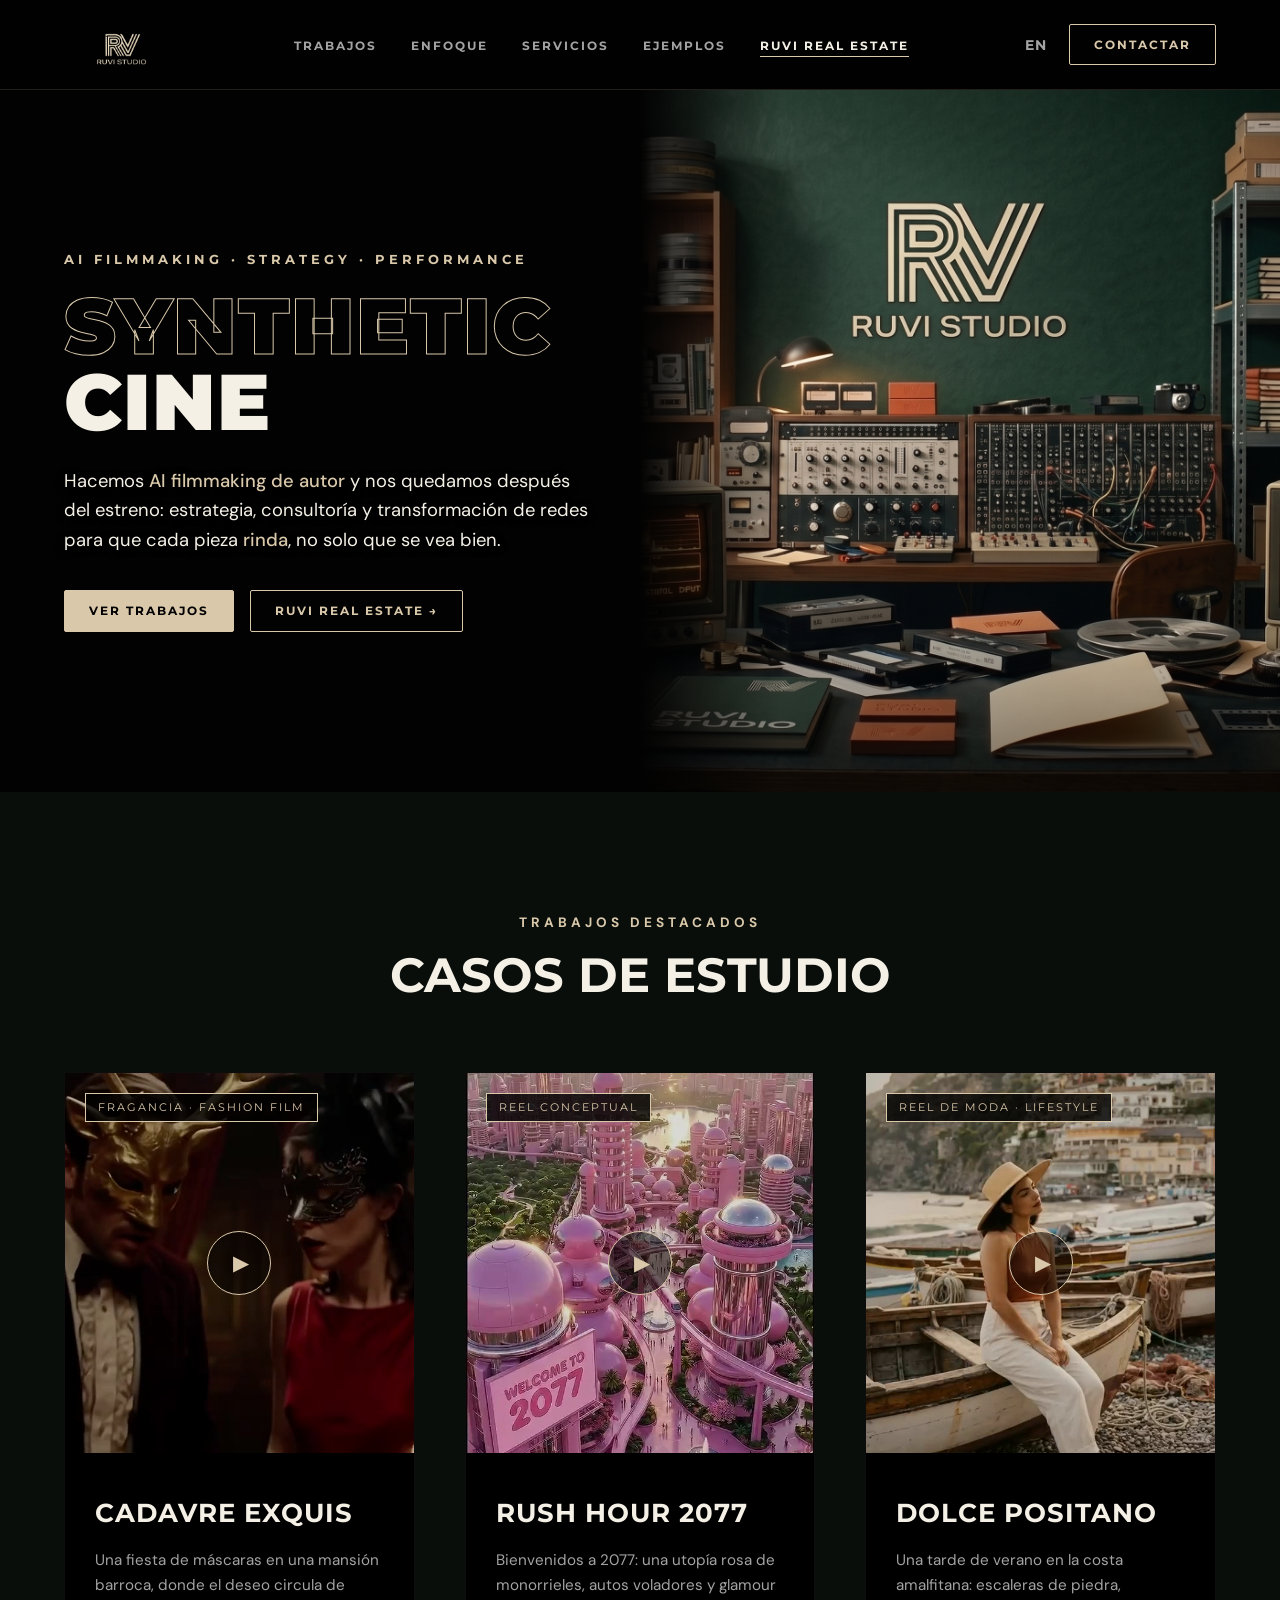
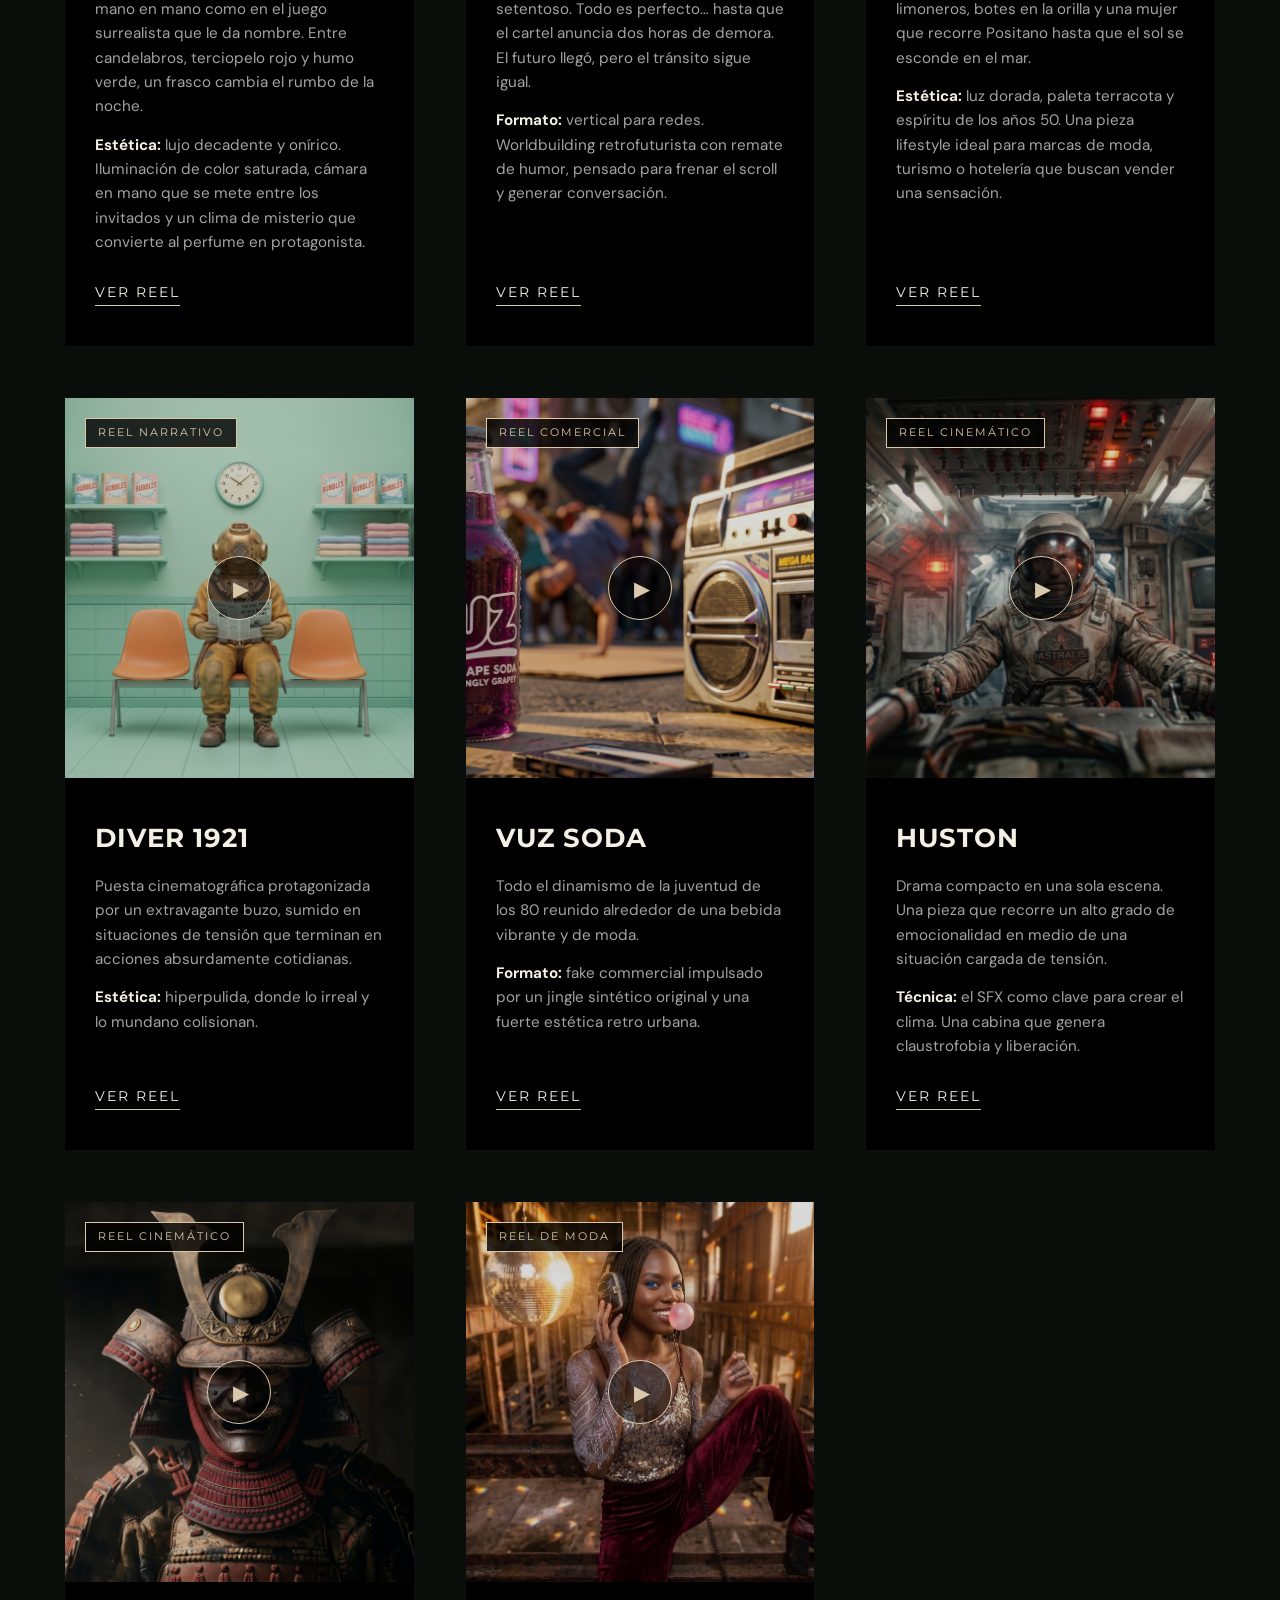
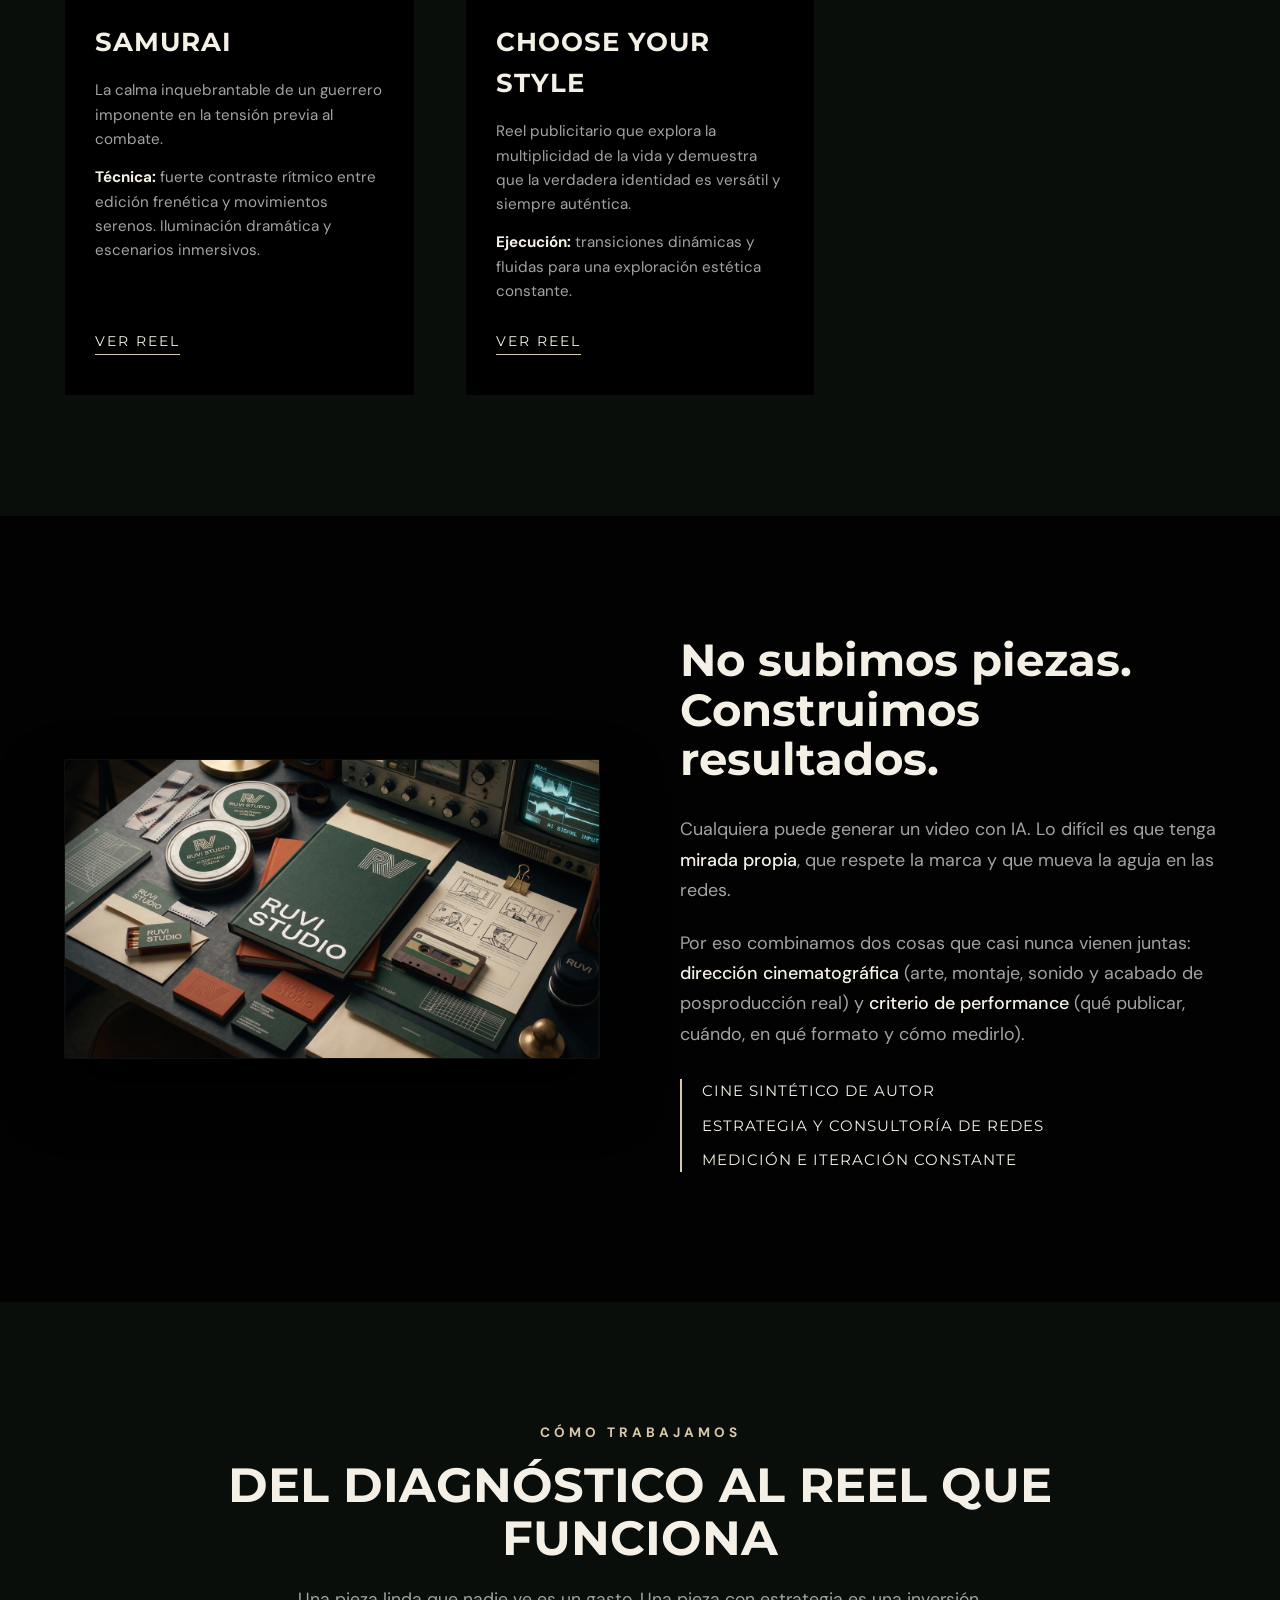
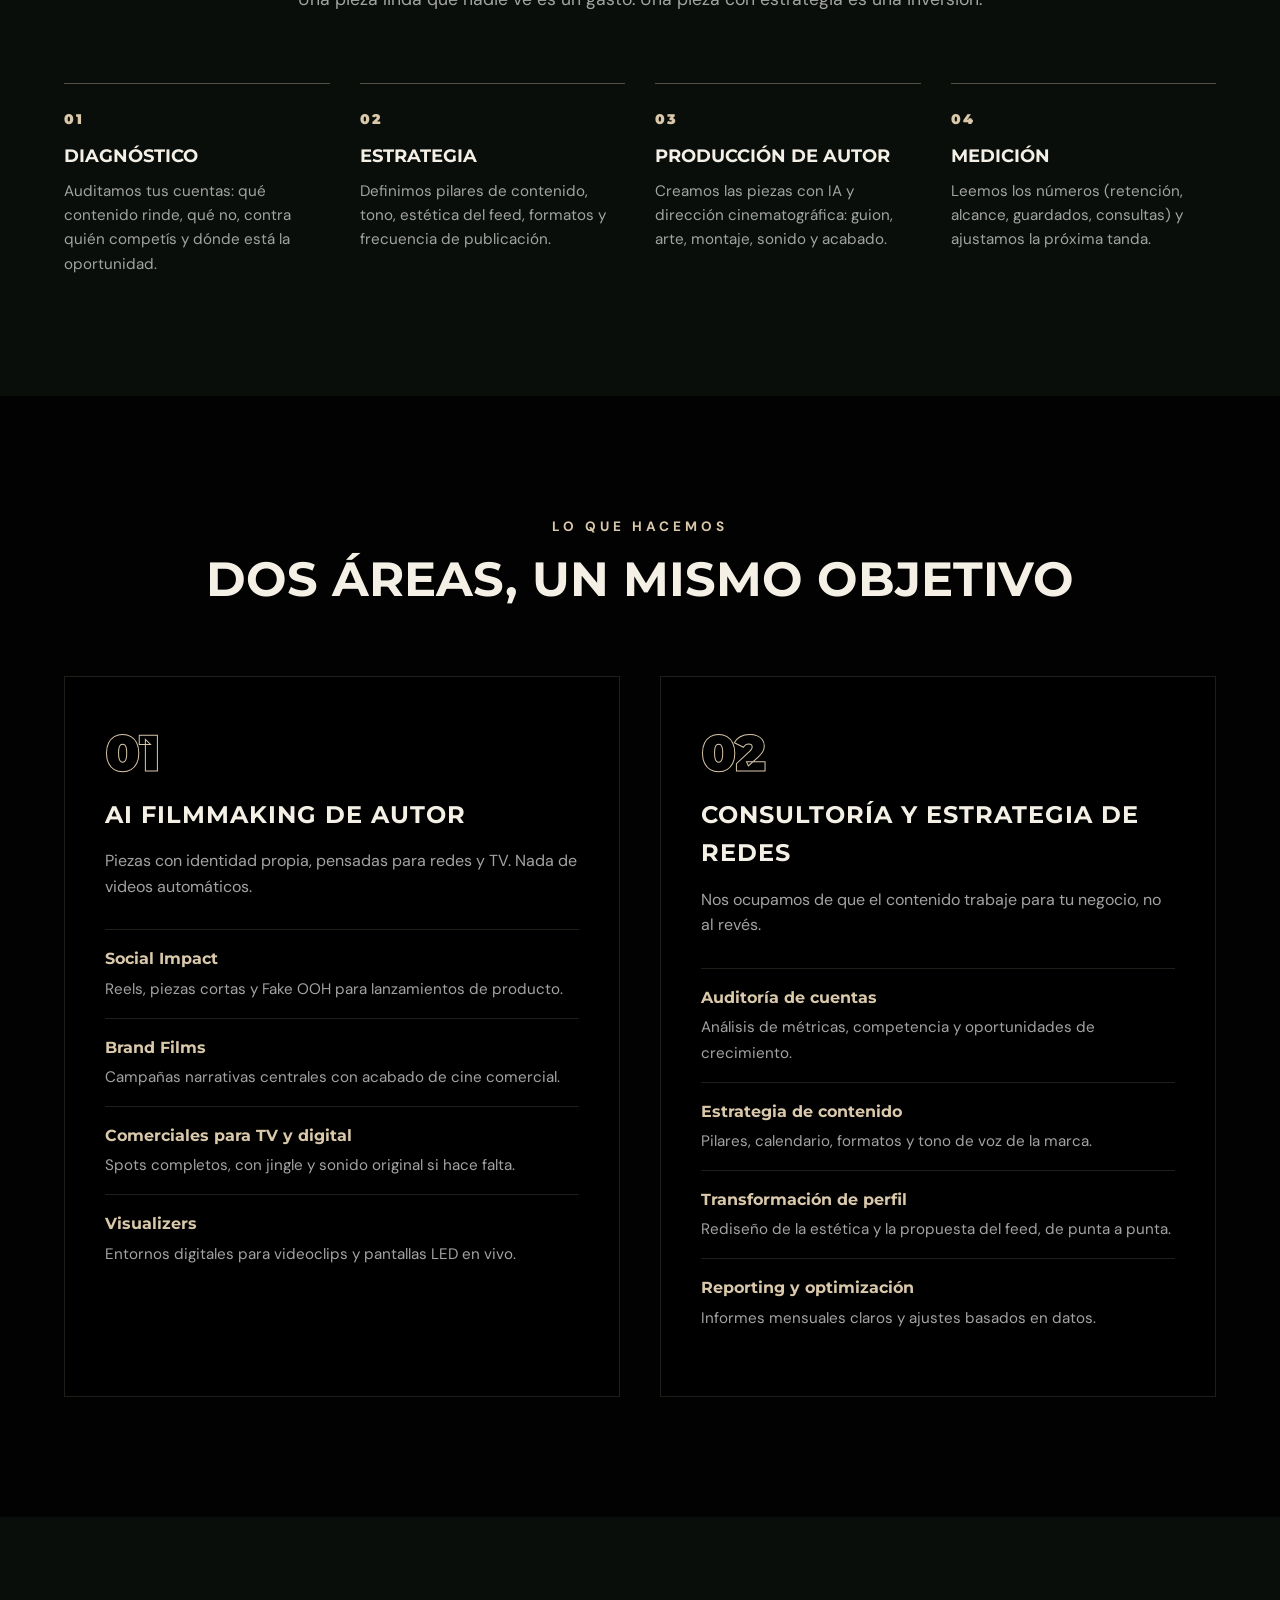
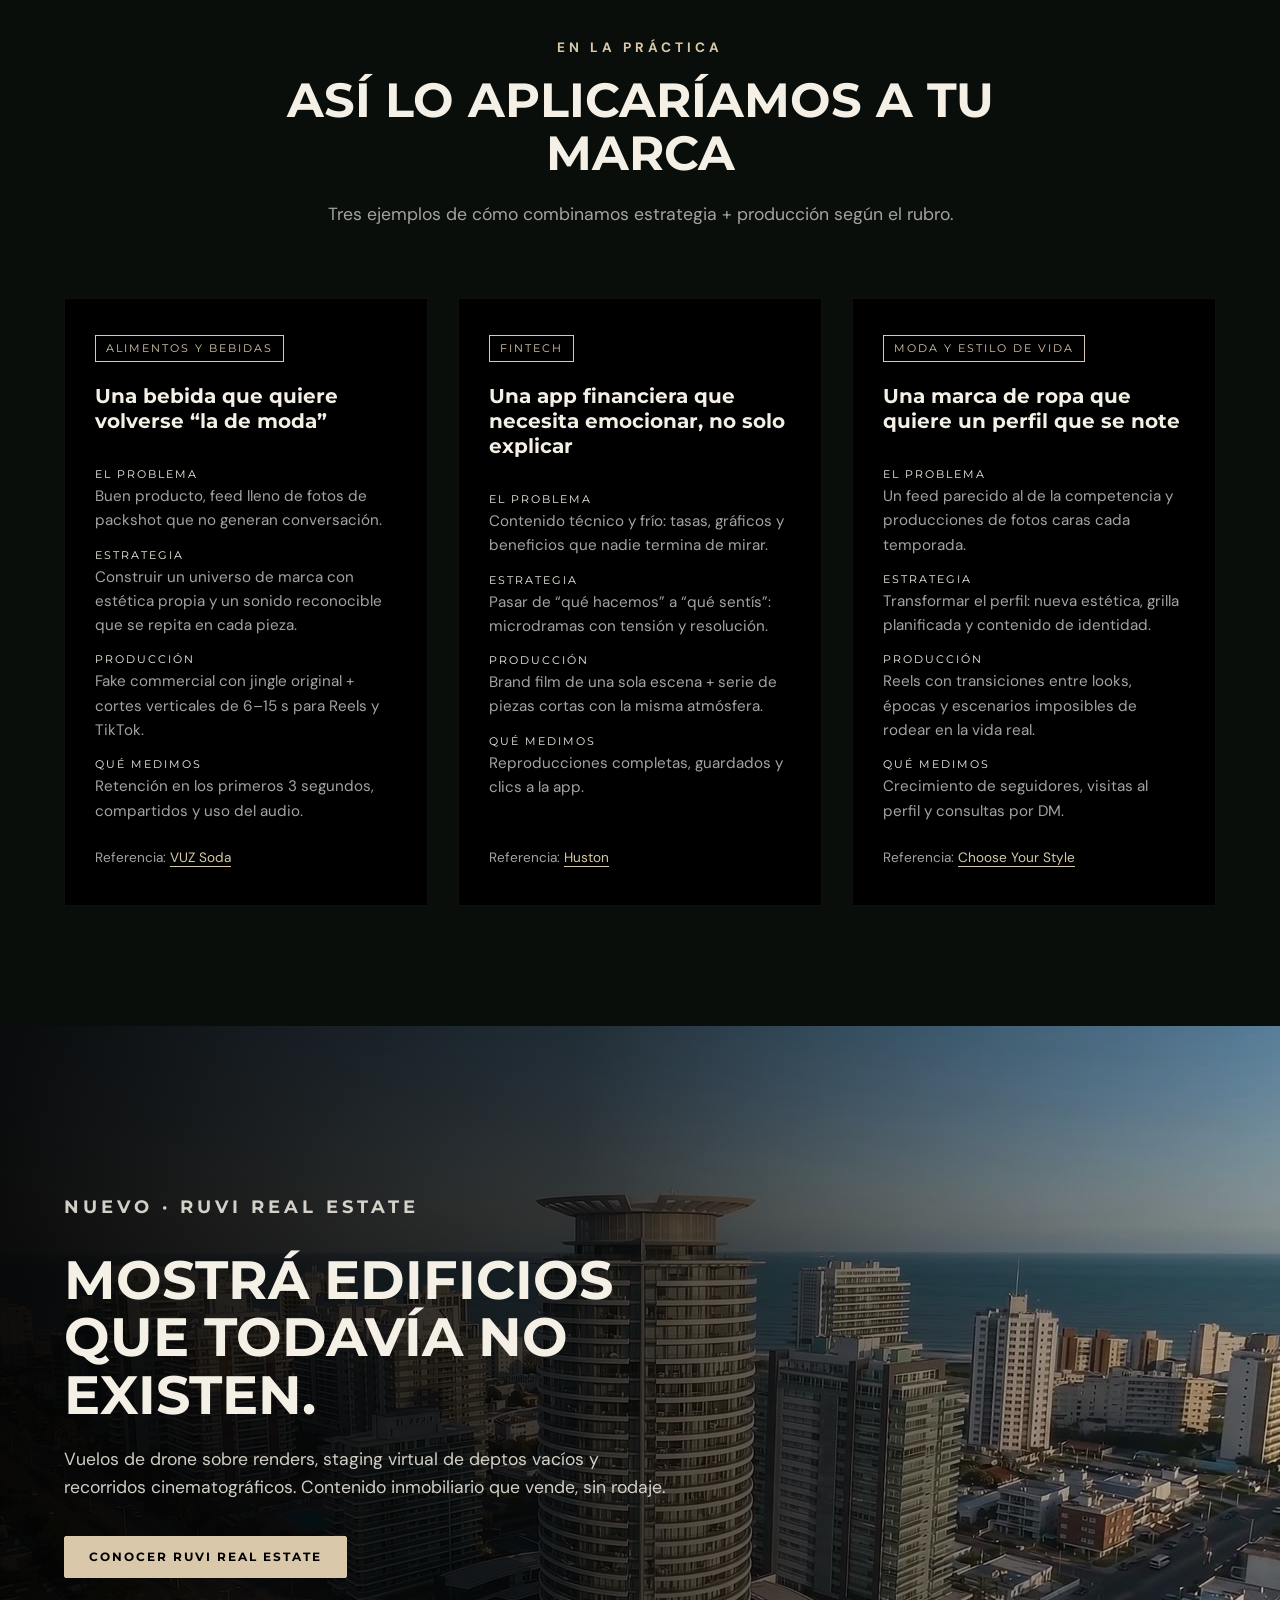
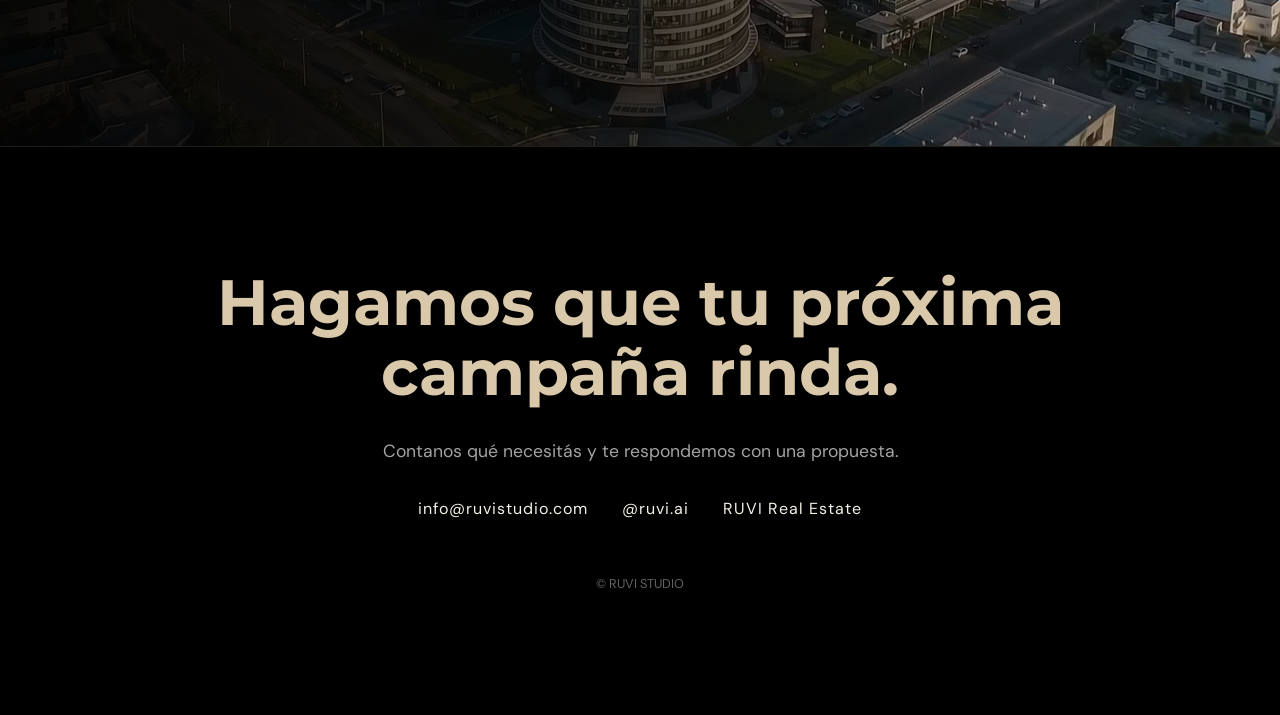
<file: index.html>
<!DOCTYPE html>
<html lang="es">
<head>
    <meta charset="UTF-8">
    <meta name="viewport" content="width=device-width, initial-scale=1.0">
    <title>RUVI Studio | AI Filmmaking de autor + Estrategia de redes</title>
    <meta name="description" content="RUVI Studio: AI filmmaking de autor, consultoría y estrategia de redes sociales. No solo producimos piezas: nos ocupamos de que rindan.">
    <meta property="og:title" content="RUVI Studio | AI Filmmaking de autor + Estrategia de redes">
    <meta property="og:description" content="Cine sintético, comerciales y estrategia de redes con foco en performance.">
    <meta property="og:image" content="Foto%2002.jpg">

    <link rel="icon" type="image/png" href="logo.png">
    <link rel="preconnect" href="https://fonts.googleapis.com">
    <link rel="preconnect" href="https://fonts.gstatic.com" crossorigin>
    <link href="https://fonts.googleapis.com/css2?family=DM+Sans:wght@400;500&family=Montserrat:wght@700;900&display=swap" rel="stylesheet">
    <link rel="stylesheet" href="styles.css">
</head>
<body>

    <!-- ===== NAV ===== -->
    <nav>
        <a href="index.html"><img src="logo.png" alt="RUVI Studio" class="logo-img"></a>
        <ul class="nav-links">
            <li><a href="#trabajos"><span class="es">Trabajos</span><span class="en">Work</span></a></li>
            <li><a href="#enfoque"><span class="es">Enfoque</span><span class="en">Approach</span></a></li>
            <li><a href="#servicios"><span class="es">Servicios</span><span class="en">Services</span></a></li>
            <li><a href="#ejemplos"><span class="es">Ejemplos</span><span class="en">Examples</span></a></li>
            <li><a href="real-estate.html" class="highlight">RUVI Real Estate</a></li>
        </ul>
        <div class="nav-controls">
            <button id="langBtn" class="lang-btn" onclick="toggleLang()" aria-label="Cambiar idioma / Change language">EN</button>
            <a href="mailto:info@ruvistudio.com" class="nav-btn">
                <span class="es">Contactar</span><span class="en">Start a Project</span>
            </a>
        </div>
    </nav>

    <!-- ===== HERO ===== -->
    <section class="hero hero-split">
        <div class="hero-text">
        <p class="eyebrow">AI Filmmaking · Strategy · Performance</p>
        <h1 class="hero-title">
            <div class="outline">SYNTHETIC</div>
            <div class="es">CINE</div>
            <div class="en">CINEMA</div>
        </h1>
        <p class="hero-desc es">Hacemos <strong>AI filmmaking de autor</strong> y nos quedamos después del estreno: estrategia, consultoría y transformación de redes para que cada pieza <strong>rinda</strong>, no solo que se vea bien.</p>
        <p class="hero-desc en">We make <strong>auteur AI filmmaking</strong> and we stay after the premiere: strategy, consulting and social media transformation so every piece <strong>performs</strong>, not just looks good.</p>
        <div class="btn-row">
            <a href="#trabajos" class="btn solid"><span class="es">Ver trabajos</span><span class="en">See work</span></a>
            <a href="real-estate.html" class="btn"><span class="es">RUVI Real Estate →</span><span class="en">RUVI Real Estate →</span></a>
        </div>
        </div>
        <div class="hero-photo">
            <img src="Foto%2002.jpg" alt="Estudio de RUVI Studio">
        </div>
    </section>

    <!-- ===== CASOS ===== -->
    <section class="container" id="trabajos">
        <div class="section-header reveal">
            <p class="kicker es">TRABAJOS DESTACADOS</p>
            <p class="kicker en">SELECTED WORK</p>
            <h2 class="es">Casos de Estudio</h2>
            <h2 class="en">Case Studies</h2>
        </div>

        <div class="grid">
            <!-- CADAVRE EXQUIS -->
            <div class="card reveal">
                <div class="slider-container video-card" onclick="openVideo('videos/cadavre-exquis.mp4')">
                    <span class="card-tag es">Fragancia · Fashion Film</span>
                    <span class="card-tag en">Fragrance · Fashion Film</span>
                    <video class="card-video" data-autoplay muted loop playsinline preload="metadata" poster="videos/cadavre-exquis.jpg">
                        <source src="videos/cadavre-exquis.mp4" type="video/mp4">
                    </video>
                    <span class="play-icon" aria-hidden="true">&#9654;</span>
                </div>
                <div class="card-body">
                    <h3 class="card-title">CADAVRE EXQUIS</h3>
                    <div class="card-text es">
                        <p>Una fiesta de máscaras en una mansión barroca, donde el deseo circula de mano en mano como en el juego surrealista que le da nombre. Entre candelabros, terciopelo rojo y humo verde, un frasco cambia el rumbo de la noche.</p>
                        <p><strong>Estética:</strong> lujo decadente y onírico. Iluminación de color saturada, cámara en mano que se mete entre los invitados y un clima de misterio que convierte al perfume en protagonista.</p>
                    </div>
                    <div class="card-text en">
                        <p>A masquerade ball in a baroque mansion, where desire passes from hand to hand like the surrealist game that gives it its name. Among chandeliers, red velvet and green smoke, a single bottle changes the course of the night.</p>
                        <p><strong>Aesthetics:</strong> decadent, dreamlike luxury. Saturated colour lighting, handheld camera weaving between the guests and an air of mystery that makes the fragrance the star.</p>
                    </div>
                    <button type="button" class="watch-btn" onclick="openVideo('videos/cadavre-exquis.mp4')"><span class="es">Ver Reel</span><span class="en">Watch Reel</span></button>
                </div>
            </div>

            <!-- RUSH HOUR 2077 -->
            <div class="card reveal">
                <div class="slider-container video-card" onclick="openVideo('videos/rush-hour-2077.mp4')">
                    <span class="card-tag es">Reel Conceptual</span>
                    <span class="card-tag en">Concept Reel</span>
                    <video class="card-video" data-autoplay muted loop playsinline preload="metadata" poster="videos/rush-hour-2077.jpg">
                        <source src="videos/rush-hour-2077.mp4" type="video/mp4">
                    </video>
                    <span class="play-icon" aria-hidden="true">&#9654;</span>
                </div>
                <div class="card-body">
                    <h3 class="card-title">RUSH HOUR 2077</h3>
                    <div class="card-text es">
                        <p>Bienvenidos a 2077: una utopía rosa de monorrieles, autos voladores y glamour setentoso. Todo es perfecto… hasta que el cartel anuncia dos horas de demora. El futuro llegó, pero el tránsito sigue igual.</p>
                        <p><strong>Formato:</strong> vertical para redes. Worldbuilding retrofuturista con remate de humor, pensado para frenar el scroll y generar conversación.</p>
                    </div>
                    <div class="card-text en">
                        <p>Welcome to 2077: a pink utopia of monorails, flying cars and 70s glamour. Everything is perfect… until the sign announces a two-hour delay. The future is here, but traffic is just the same.</p>
                        <p><strong>Format:</strong> vertical, social-first. Retro-futuristic worldbuilding with a comedic punchline, built to stop the scroll and spark conversation.</p>
                    </div>
                    <button type="button" class="watch-btn" onclick="openVideo('videos/rush-hour-2077.mp4')"><span class="es">Ver Reel</span><span class="en">Watch Reel</span></button>
                </div>
            </div>

            <!-- DOLCE POSITANO -->
            <div class="card reveal">
                <div class="slider-container video-card" onclick="openVideo('videos/dolce-positano.mp4')">
                    <span class="card-tag es">Reel de Moda · Lifestyle</span>
                    <span class="card-tag en">Fashion · Lifestyle Reel</span>
                    <video class="card-video" data-autoplay muted loop playsinline preload="metadata" poster="videos/dolce-positano.jpg">
                        <source src="videos/dolce-positano.mp4" type="video/mp4">
                    </video>
                    <span class="play-icon" aria-hidden="true">&#9654;</span>
                </div>
                <div class="card-body">
                    <h3 class="card-title">DOLCE POSITANO</h3>
                    <div class="card-text es">
                        <p>Una tarde de verano en la costa amalfitana: escaleras de piedra, limoneros, botes en la orilla y una mujer que recorre Positano hasta que el sol se esconde en el mar.</p>
                        <p><strong>Estética:</strong> luz dorada, paleta terracota y espíritu de los años 50. Una pieza lifestyle ideal para marcas de moda, turismo o hotelería que buscan vender una sensación.</p>
                    </div>
                    <div class="card-text en">
                        <p>A summer afternoon on the Amalfi Coast: stone stairways, lemon trees, boats on the shore and a woman wandering through Positano until the sun sinks into the sea.</p>
                        <p><strong>Aesthetics:</strong> golden-hour light, terracotta palette and a 1950s spirit. A lifestyle piece made for fashion, travel or hospitality brands that want to sell a feeling.</p>
                    </div>
                    <button type="button" class="watch-btn" onclick="openVideo('videos/dolce-positano.mp4')"><span class="es">Ver Reel</span><span class="en">Watch Reel</span></button>
                </div>
            </div>

            <!-- 1. DIVER 1921 -->
            <div class="card reveal">
                <div class="slider-container video-card" onclick="openVideo('videos/diver.mp4')">
                    <span class="card-tag es">Reel Narrativo</span>
                    <span class="card-tag en">Narrative Reel</span>
                    <video class="card-video" data-autoplay muted loop playsinline preload="metadata" poster="Lavanderia.png">
                        <source src="videos/diver.mp4" type="video/mp4">
                    </video>
                    <span class="play-icon" aria-hidden="true">&#9654;</span>
                </div>
                <div class="card-body">
                    <h3 class="card-title">DIVER 1921</h3>
                    <div class="card-text es">
                        <p>Puesta cinematográfica protagonizada por un extravagante buzo, sumido en situaciones de tensión que terminan en acciones absurdamente cotidianas.</p>
                        <p><strong>Estética:</strong> hiperpulida, donde lo irreal y lo mundano colisionan.</p>
                    </div>
                    <div class="card-text en">
                        <p>A cinematic staging featuring an extravagant diver immersed in tense situations that end in absurdly mundane actions.</p>
                        <p><strong>Aesthetics:</strong> hyper-polished, where the unreal and the mundane collide.</p>
                    </div>
                    <button type="button" class="watch-btn" onclick="openVideo('videos/diver.mp4')"><span class="es">Ver Reel</span><span class="en">Watch Reel</span></button>
                </div>
            </div>

            <!-- 2. VUZ SODA -->
            <div class="card reveal">
                <div class="slider-container video-card" onclick="openVideo('videos/vuz.mp4')">
                    <span class="card-tag es">Reel Comercial</span>
                    <span class="card-tag en">Commercial Reel</span>
                    <video class="card-video" data-autoplay muted loop playsinline preload="metadata" poster="Vuz%20Parlante.jpg">
                        <source src="videos/vuz.mp4" type="video/mp4">
                    </video>
                    <span class="play-icon" aria-hidden="true">&#9654;</span>
                </div>
                <div class="card-body">
                    <h3 class="card-title">VUZ SODA</h3>
                    <div class="card-text es">
                        <p>Todo el dinamismo de la juventud de los 80 reunido alrededor de una bebida vibrante y de moda.</p>
                        <p><strong>Formato:</strong> fake commercial impulsado por un jingle sintético original y una fuerte estética retro urbana.</p>
                    </div>
                    <div class="card-text en">
                        <p>The dynamism of 80s youth gathered around a vibrant, trendy beverage.</p>
                        <p><strong>Format:</strong> fake commercial driven by an original synthetic jingle and strong retro urban aesthetics.</p>
                    </div>
                    <button type="button" class="watch-btn" onclick="openVideo('videos/vuz.mp4')"><span class="es">Ver Reel</span><span class="en">Watch Reel</span></button>
                </div>
            </div>

            <!-- 3. HUSTON -->
            <div class="card reveal">
                <div class="slider-container video-card" onclick="openVideo('videos/huston.mp4')">
                    <span class="card-tag es">Reel Cinemático</span>
                    <span class="card-tag en">Cinematic Reel</span>
                    <video class="card-video" data-autoplay muted loop playsinline preload="metadata" poster="Astronauta.jpg">
                        <source src="videos/huston.mp4" type="video/mp4">
                    </video>
                    <span class="play-icon" aria-hidden="true">&#9654;</span>
                </div>
                <div class="card-body">
                    <h3 class="card-title">HUSTON</h3>
                    <div class="card-text es">
                        <p>Drama compacto en una sola escena. Una pieza que recorre un alto grado de emocionalidad en medio de una situación cargada de tensión.</p>
                        <p><strong>Técnica:</strong> el SFX como clave para crear el clima. Una cabina que genera claustrofobia y liberación.</p>
                    </div>
                    <div class="card-text en">
                        <p>A compact drama in a single scene. A piece that travels through deep emotion within a tension-filled situation.</p>
                        <p><strong>Technique:</strong> SFX as the key to setting the mood. A cabin that generates both claustrophobia and release.</p>
                    </div>
                    <button type="button" class="watch-btn" onclick="openVideo('videos/huston.mp4')"><span class="es">Ver Reel</span><span class="en">Watch Reel</span></button>
                </div>
            </div>

            <!-- 4. SAMURAI -->
            <div class="card reveal">
                <div class="slider-container video-card" onclick="openVideo('videos/samurai.mp4')">
                    <span class="card-tag es">Reel Cinemático</span>
                    <span class="card-tag en">Cinematic Reel</span>
                    <video class="card-video" data-autoplay muted loop playsinline preload="metadata" poster="SAMURAI%20CASCO.jpeg">
                        <source src="videos/samurai.mp4" type="video/mp4">
                    </video>
                    <span class="play-icon" aria-hidden="true">&#9654;</span>
                </div>
                <div class="card-body">
                    <h3 class="card-title">SAMURAI</h3>
                    <div class="card-text es">
                        <p>La calma inquebrantable de un guerrero imponente en la tensión previa al combate.</p>
                        <p><strong>Técnica:</strong> fuerte contraste rítmico entre edición frenética y movimientos serenos. Iluminación dramática y escenarios inmersivos.</p>
                    </div>
                    <div class="card-text en">
                        <p>The unbreakable calm of an imposing warrior in the tension before combat.</p>
                        <p><strong>Technique:</strong> strong rhythmic contrast between frantic editing and serene movement. Dramatic lighting and immersive settings.</p>
                    </div>
                    <button type="button" class="watch-btn" onclick="openVideo('videos/samurai.mp4')"><span class="es">Ver Reel</span><span class="en">Watch Reel</span></button>
                </div>
            </div>

            <!-- 5. CHOOSE YOUR STYLE -->
            <div class="card reveal">
                <div class="slider-container video-card" onclick="openVideo('videos/cys.mp4')">
                    <span class="card-tag es">Reel de Moda</span>
                    <span class="card-tag en">Fashion Reel</span>
                    <video class="card-video" data-autoplay muted loop playsinline preload="metadata" poster="Chica%2070.jpeg">
                        <source src="videos/cys.mp4" type="video/mp4">
                    </video>
                    <span class="play-icon" aria-hidden="true">&#9654;</span>
                </div>
                <div class="card-body">
                    <h3 class="card-title">CHOOSE YOUR STYLE</h3>
                    <div class="card-text es">
                        <p>Reel publicitario que explora la multiplicidad de la vida y demuestra que la verdadera identidad es versátil y siempre auténtica.</p>
                        <p><strong>Ejecución:</strong> transiciones dinámicas y fluidas para una exploración estética constante.</p>
                    </div>
                    <div class="card-text en">
                        <p>Advertising reel exploring life's multiplicity, proving that true identity is versatile and always authentic.</p>
                        <p><strong>Execution:</strong> fluid, dynamic transitions for constant aesthetic exploration.</p>
                    </div>
                    <button type="button" class="watch-btn" onclick="openVideo('videos/cys.mp4')"><span class="es">Ver Reel</span><span class="en">Watch Reel</span></button>
                </div>
            </div>
        </div>
    </section>

    <!-- ===== VISIÓN ===== -->
    <section class="container-dark vision-section">
        <div class="reveal">
            <img src="FOTO%2001.jpg" alt="RUVI Studio" class="vision-img" loading="lazy">
        </div>
        <div class="vision-text reveal">
            <div class="es">
                <h2>No subimos piezas. Construimos resultados.</h2>
                <p>Cualquiera puede generar un video con IA. Lo difícil es que tenga <strong>mirada propia</strong>, que respete la marca y que mueva la aguja en las redes.</p>
                <p>Por eso combinamos dos cosas que casi nunca vienen juntas: <strong>dirección cinematográfica</strong> (arte, montaje, sonido y acabado de posproducción real) y <strong>criterio de performance</strong> (qué publicar, cuándo, en qué formato y cómo medirlo).</p>
                <ul class="vision-bullets">
                    <li>CINE SINTÉTICO DE AUTOR</li>
                    <li>ESTRATEGIA Y CONSULTORÍA DE REDES</li>
                    <li>MEDICIÓN E ITERACIÓN CONSTANTE</li>
                </ul>
            </div>
            <div class="en">
                <h2>We don't just post pieces. We build results.</h2>
                <p>Anyone can generate an AI video. The hard part is giving it <strong>a point of view</strong>, staying on-brand and actually moving the needle on social.</p>
                <p>That's why we combine two things that rarely come together: <strong>cinematic direction</strong> (art, editing, sound and real post-production finish) and <strong>performance thinking</strong> (what to post, when, in which format and how to measure it).</p>
                <ul class="vision-bullets">
                    <li>AUTEUR SYNTHETIC CINEMA</li>
                    <li>SOCIAL STRATEGY & CONSULTING</li>
                    <li>CONSTANT MEASUREMENT & ITERATION</li>
                </ul>
            </div>
        </div>
    </section>

    <!-- ===== ENFOQUE / PROCESO ===== -->
    <section class="container" id="enfoque">
        <div class="section-header reveal">
            <p class="kicker es">CÓMO TRABAJAMOS</p>
            <p class="kicker en">HOW WE WORK</p>
            <h2 class="es">Del diagnóstico al reel que funciona</h2>
            <h2 class="en">From diagnosis to the reel that works</h2>
            <p class="lead es">Una pieza linda que nadie ve es un gasto. Una pieza con estrategia es una inversión.</p>
            <p class="lead en">A beautiful piece nobody sees is an expense. A piece with strategy is an investment.</p>
        </div>

        <div class="steps es reveal">
            <div class="step"><h4>Diagnóstico</h4><p>Auditamos tus cuentas: qué contenido rinde, qué no, contra quién competís y dónde está la oportunidad.</p></div>
            <div class="step"><h4>Estrategia</h4><p>Definimos pilares de contenido, tono, estética del feed, formatos y frecuencia de publicación.</p></div>
            <div class="step"><h4>Producción de autor</h4><p>Creamos las piezas con IA y dirección cinematográfica: guion, arte, montaje, sonido y acabado.</p></div>
            <div class="step"><h4>Medición</h4><p>Leemos los números (retención, alcance, guardados, consultas) y ajustamos la próxima tanda.</p></div>
        </div>
        <div class="steps en reveal">
            <div class="step"><h4>Diagnosis</h4><p>We audit your accounts: what content performs, what doesn't, who you compete with and where the opportunity is.</p></div>
            <div class="step"><h4>Strategy</h4><p>We define content pillars, tone, feed aesthetics, formats and posting frequency.</p></div>
            <div class="step"><h4>Auteur production</h4><p>We create the pieces with AI and cinematic direction: script, art, editing, sound and finish.</p></div>
            <div class="step"><h4>Measurement</h4><p>We read the numbers (retention, reach, saves, leads) and adjust the next batch.</p></div>
        </div>
    </section>

    <!-- ===== SERVICIOS (2 PILARES) ===== -->
    <section class="container-dark" id="servicios">
        <div class="section-header reveal">
            <p class="kicker es">LO QUE HACEMOS</p>
            <p class="kicker en">WHAT WE DO</p>
            <h2 class="es">Dos áreas, un mismo objetivo</h2>
            <h2 class="en">Two areas, one goal</h2>
        </div>

        <div class="pillars es">
            <div class="pillar reveal">
                <div class="pillar-num outline">01</div>
                <h3>AI Filmmaking de autor</h3>
                <p>Piezas con identidad propia, pensadas para redes y TV. Nada de videos automáticos.</p>
                <ul>
                    <li><b>Social Impact</b><span>Reels, piezas cortas y Fake OOH para lanzamientos de producto.</span></li>
                    <li><b>Brand Films</b><span>Campañas narrativas centrales con acabado de cine comercial.</span></li>
                    <li><b>Comerciales para TV y digital</b><span>Spots completos, con jingle y sonido original si hace falta.</span></li>
                    <li><b>Visualizers</b><span>Entornos digitales para videoclips y pantallas LED en vivo.</span></li>
                </ul>
            </div>
            <div class="pillar reveal">
                <div class="pillar-num outline">02</div>
                <h3>Consultoría y estrategia de redes</h3>
                <p>Nos ocupamos de que el contenido trabaje para tu negocio, no al revés.</p>
                <ul>
                    <li><b>Auditoría de cuentas</b><span>Análisis de métricas, competencia y oportunidades de crecimiento.</span></li>
                    <li><b>Estrategia de contenido</b><span>Pilares, calendario, formatos y tono de voz de la marca.</span></li>
                    <li><b>Transformación de perfil</b><span>Rediseño de la estética y la propuesta del feed, de punta a punta.</span></li>
                    <li><b>Reporting y optimización</b><span>Informes mensuales claros y ajustes basados en datos.</span></li>
                </ul>
            </div>
        </div>

        <div class="pillars en">
            <div class="pillar reveal">
                <div class="pillar-num outline">01</div>
                <h3>Auteur AI Filmmaking</h3>
                <p>Pieces with their own identity, made for social and TV. No automatic videos.</p>
                <ul>
                    <li><b>Social Impact</b><span>Reels, short-form pieces and Fake OOH for product launches.</span></li>
                    <li><b>Brand Films</b><span>Core narrative campaigns with a commercial cinema finish.</span></li>
                    <li><b>TV & digital commercials</b><span>Full spots, with original jingle and sound when needed.</span></li>
                    <li><b>Visualizers</b><span>Digital environments for music videos and live LED screens.</span></li>
                </ul>
            </div>
            <div class="pillar reveal">
                <div class="pillar-num outline">02</div>
                <h3>Social media consulting & strategy</h3>
                <p>We make sure content works for your business, not the other way around.</p>
                <ul>
                    <li><b>Account audit</b><span>Metrics, competitor and growth-opportunity analysis.</span></li>
                    <li><b>Content strategy</b><span>Pillars, calendar, formats and brand tone of voice.</span></li>
                    <li><b>Profile transformation</b><span>End-to-end redesign of the feed's aesthetics and proposition.</span></li>
                    <li><b>Reporting & optimization</b><span>Clear monthly reports and data-driven adjustments.</span></li>
                </ul>
            </div>
        </div>
    </section>

    <!-- ===== EJEMPLOS ===== -->
    <section class="container" id="ejemplos">
        <div class="section-header reveal">
            <p class="kicker es">EN LA PRÁCTICA</p>
            <p class="kicker en">IN PRACTICE</p>
            <h2 class="es">Así lo aplicaríamos a tu marca</h2>
            <h2 class="en">How we'd apply it to your brand</h2>
            <p class="lead es">Tres ejemplos de cómo combinamos estrategia + producción según el rubro.</p>
            <p class="lead en">Three examples of how we combine strategy + production by industry.</p>
        </div>

        <div class="examples es">
            <article class="example reveal">
                <span class="tag">Alimentos y bebidas</span>
                <h4>Una bebida que quiere volverse “la de moda”</h4>
                <dl>
                    <dt>El problema</dt><dd>Buen producto, feed lleno de fotos de packshot que no generan conversación.</dd>
                    <dt>Estrategia</dt><dd>Construir un universo de marca con estética propia y un sonido reconocible que se repita en cada pieza.</dd>
                    <dt>Producción</dt><dd>Fake commercial con jingle original + cortes verticales de 6–15 s para Reels y TikTok.</dd>
                    <dt>Qué medimos</dt><dd>Retención en los primeros 3 segundos, compartidos y uso del audio.</dd>
                </dl>
                <p class="ref">Referencia: <a href="https://youtu.be/ayEPDruBNKI" target="_blank" rel="noopener">VUZ Soda</a></p>
            </article>
            <article class="example reveal">
                <span class="tag">Fintech</span>
                <h4>Una app financiera que necesita emocionar, no solo explicar</h4>
                <dl>
                    <dt>El problema</dt><dd>Contenido técnico y frío: tasas, gráficos y beneficios que nadie termina de mirar.</dd>
                    <dt>Estrategia</dt><dd>Pasar de “qué hacemos” a “qué sentís”: microdramas con tensión y resolución.</dd>
                    <dt>Producción</dt><dd>Brand film de una sola escena + serie de piezas cortas con la misma atmósfera.</dd>
                    <dt>Qué medimos</dt><dd>Reproducciones completas, guardados y clics a la app.</dd>
                </dl>
                <p class="ref">Referencia: <a href="https://youtu.be/eiHfpl1FxrQ" target="_blank" rel="noopener">Huston</a></p>
            </article>
            <article class="example reveal">
                <span class="tag">Moda y estilo de vida</span>
                <h4>Una marca de ropa que quiere un perfil que se note</h4>
                <dl>
                    <dt>El problema</dt><dd>Un feed parecido al de la competencia y producciones de fotos caras cada temporada.</dd>
                    <dt>Estrategia</dt><dd>Transformar el perfil: nueva estética, grilla planificada y contenido de identidad.</dd>
                    <dt>Producción</dt><dd>Reels con transiciones entre looks, épocas y escenarios imposibles de rodear en la vida real.</dd>
                    <dt>Qué medimos</dt><dd>Crecimiento de seguidores, visitas al perfil y consultas por DM.</dd>
                </dl>
                <p class="ref">Referencia: <a href="https://youtu.be/c0Q_Xpwpi2w" target="_blank" rel="noopener">Choose Your Style</a></p>
            </article>
        </div>

        <div class="examples en">
            <article class="example reveal">
                <span class="tag">Food & beverage</span>
                <h4>A drink that wants to become “the trendy one”</h4>
                <dl>
                    <dt>The problem</dt><dd>Great product, feed full of packshots that spark no conversation.</dd>
                    <dt>Strategy</dt><dd>Build a brand universe with its own aesthetic and a recognizable sound repeated in every piece.</dd>
                    <dt>Production</dt><dd>Fake commercial with original jingle + 6–15 s vertical cuts for Reels and TikTok.</dd>
                    <dt>What we measure</dt><dd>3-second retention, shares and audio usage.</dd>
                </dl>
                <p class="ref">Reference: <a href="https://youtu.be/ayEPDruBNKI" target="_blank" rel="noopener">VUZ Soda</a></p>
            </article>
            <article class="example reveal">
                <span class="tag">Fintech</span>
                <h4>A finance app that needs to move people, not just explain</h4>
                <dl>
                    <dt>The problem</dt><dd>Cold, technical content: rates, charts and benefits nobody watches to the end.</dd>
                    <dt>Strategy</dt><dd>Shift from “what we do” to “how it feels”: micro-dramas with tension and release.</dd>
                    <dt>Production</dt><dd>Single-scene brand film + a series of short pieces with the same atmosphere.</dd>
                    <dt>What we measure</dt><dd>Completed views, saves and app clicks.</dd>
                </dl>
                <p class="ref">Reference: <a href="https://youtu.be/eiHfpl1FxrQ" target="_blank" rel="noopener">Huston</a></p>
            </article>
            <article class="example reveal">
                <span class="tag">Fashion & lifestyle</span>
                <h4>A clothing brand that wants a profile that stands out</h4>
                <dl>
                    <dt>The problem</dt><dd>A feed that looks like the competition and expensive photo shoots every season.</dd>
                    <dt>Strategy</dt><dd>Transform the profile: new aesthetic, planned grid and identity-driven content.</dd>
                    <dt>Production</dt><dd>Reels transitioning across looks, eras and settings impossible to shoot in real life.</dd>
                    <dt>What we measure</dt><dd>Follower growth, profile visits and DM inquiries.</dd>
                </dl>
                <p class="ref">Reference: <a href="https://youtu.be/c0Q_Xpwpi2w" target="_blank" rel="noopener">Choose Your Style</a></p>
            </article>
        </div>
    </section>

    <!-- ===== BANDA REAL ESTATE ===== -->
    <section class="re-band">
        <video data-autoplay muted loop playsinline preload="metadata" poster="videos/re-drone.jpg">
            <source src="videos/re-drone.mp4" type="video/mp4">
        </video>
        <div class="re-band-content reveal">
            <p class="eyebrow">NUEVO · RUVI REAL ESTATE</p>
            <div class="es">
                <h2>Mostrá edificios que todavía no existen.</h2>
                <p>Vuelos de drone sobre renders, staging virtual de deptos vacíos y recorridos cinematográficos. Contenido inmobiliario que vende, sin rodaje.</p>
            </div>
            <div class="en">
                <h2>Show buildings that don't exist yet.</h2>
                <p>Drone flights over renders, virtual staging for empty units and cinematic walkthroughs. Real estate content that sells, no shoot required.</p>
            </div>
            <div class="btn-row">
                <a href="real-estate.html" class="btn solid"><span class="es">Conocer RUVI Real Estate</span><span class="en">Explore RUVI Real Estate</span></a>
            </div>
        </div>
    </section>

    <!-- ===== FOOTER ===== -->
    <footer>
        <h2 class="es">Hagamos que tu próxima campaña rinda.</h2>
        <h2 class="en">Let's make your next campaign perform.</h2>
        <p class="es">Contanos qué necesitás y te respondemos con una propuesta.</p>
        <p class="en">Tell us what you need and we'll get back with a proposal.</p>
        <div class="links">
            <a href="mailto:info@ruvistudio.com">info@ruvistudio.com</a>
            <a href="https://instagram.com/ruvi.ai" target="_blank" rel="noopener">@ruvi.ai</a>
            <a href="real-estate.html">RUVI Real Estate</a>
        </div>
        <p class="legal">© RUVI STUDIO</p>
    </footer>

    <!-- ===== REPRODUCTOR DE VIDEO ===== -->
    <div class="video-modal" id="videoModal" onclick="if (event.target === this) closeVideo()">
        <button type="button" class="video-modal-close" onclick="closeVideo()" aria-label="Cerrar">&times;</button>
        <video id="modalVideo" controls playsinline></video>
        <div class="yt-frame" id="ytFrame"></div>
    </div>

    <script src="script.js"></script>
</body>
</html>
</file>
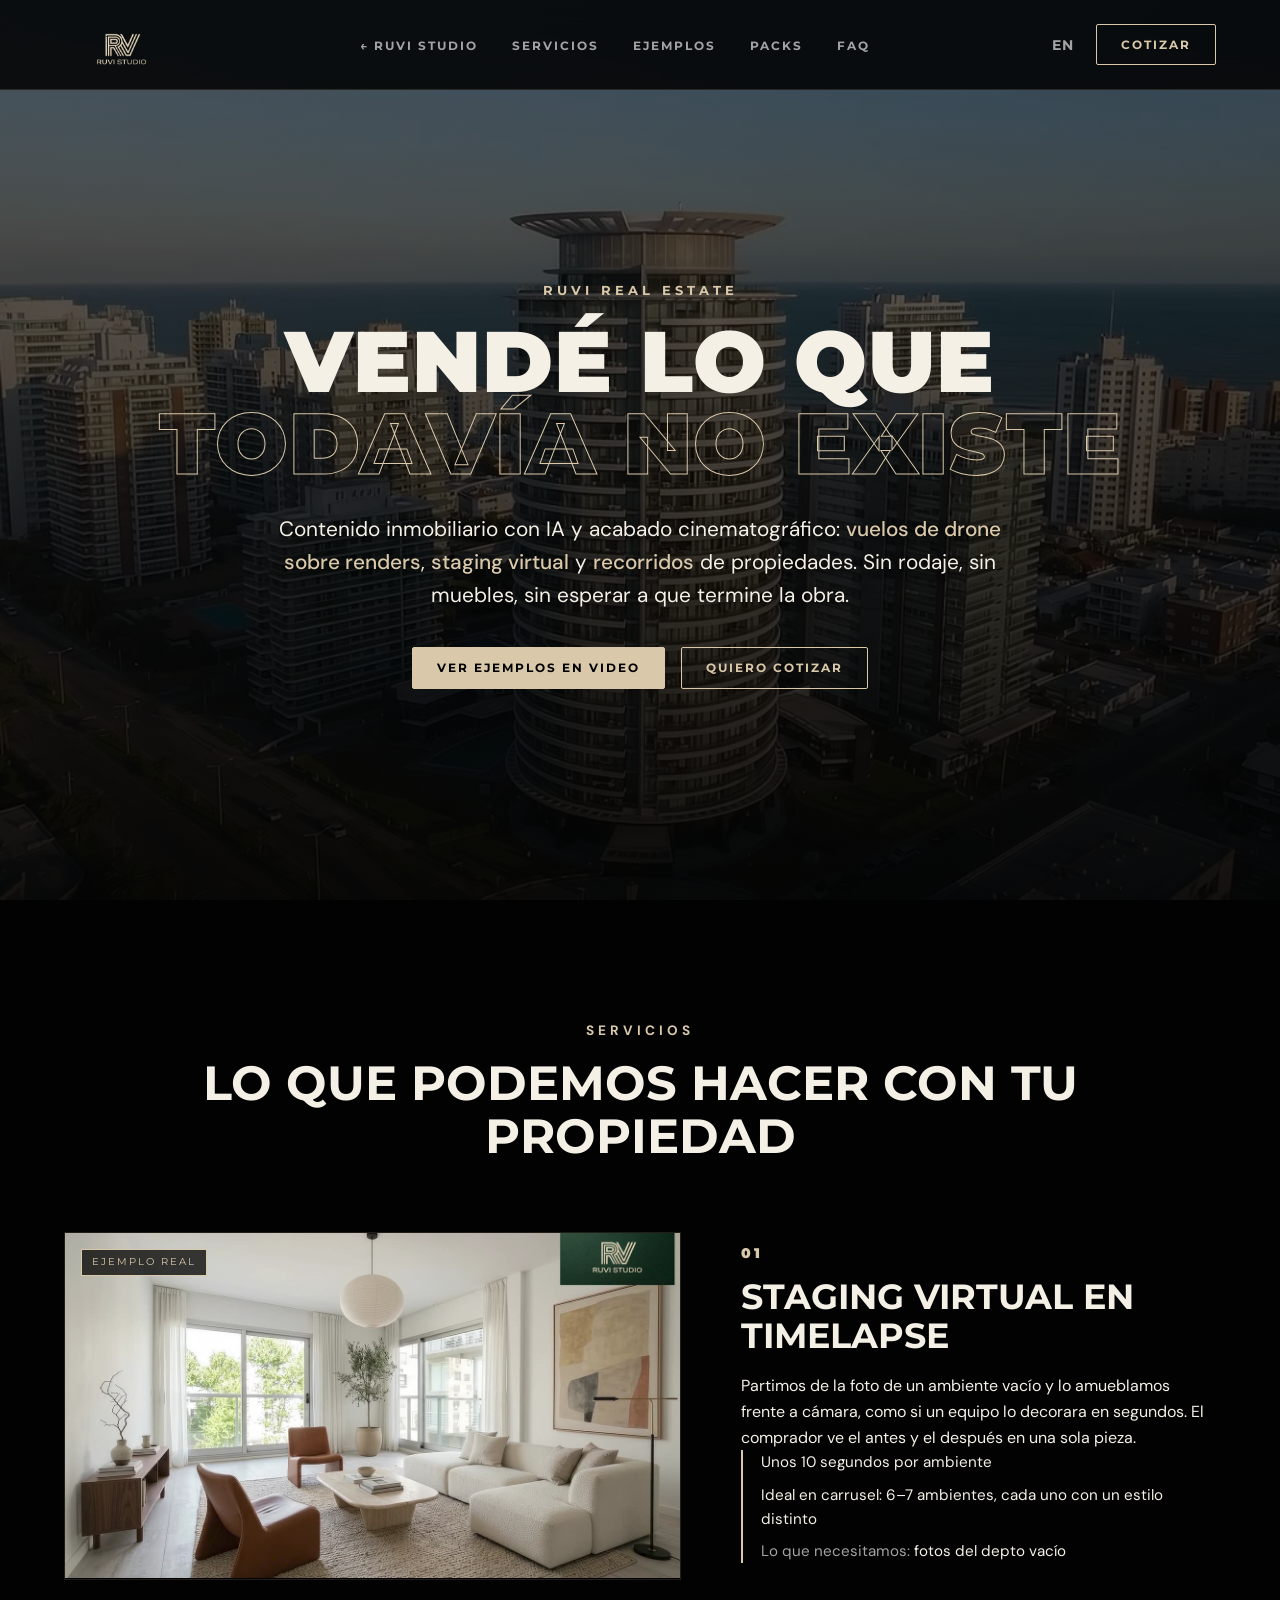
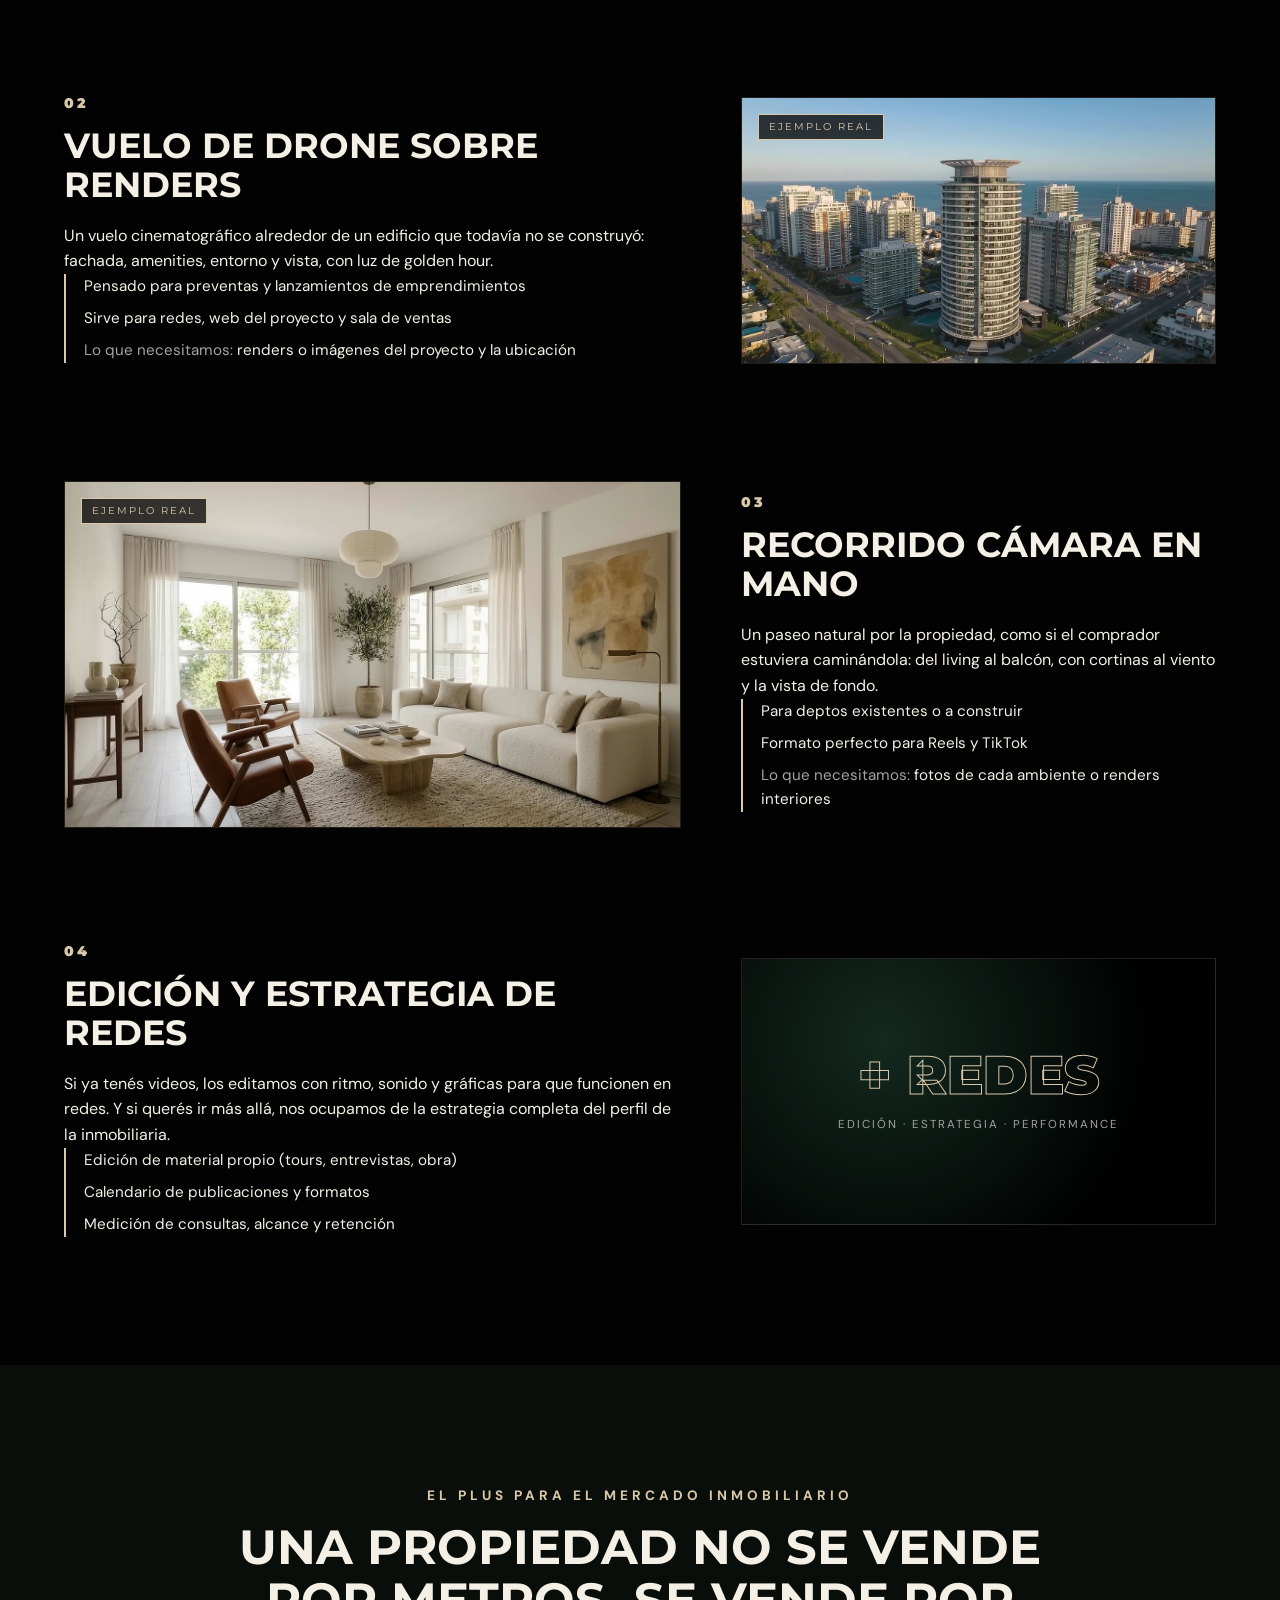
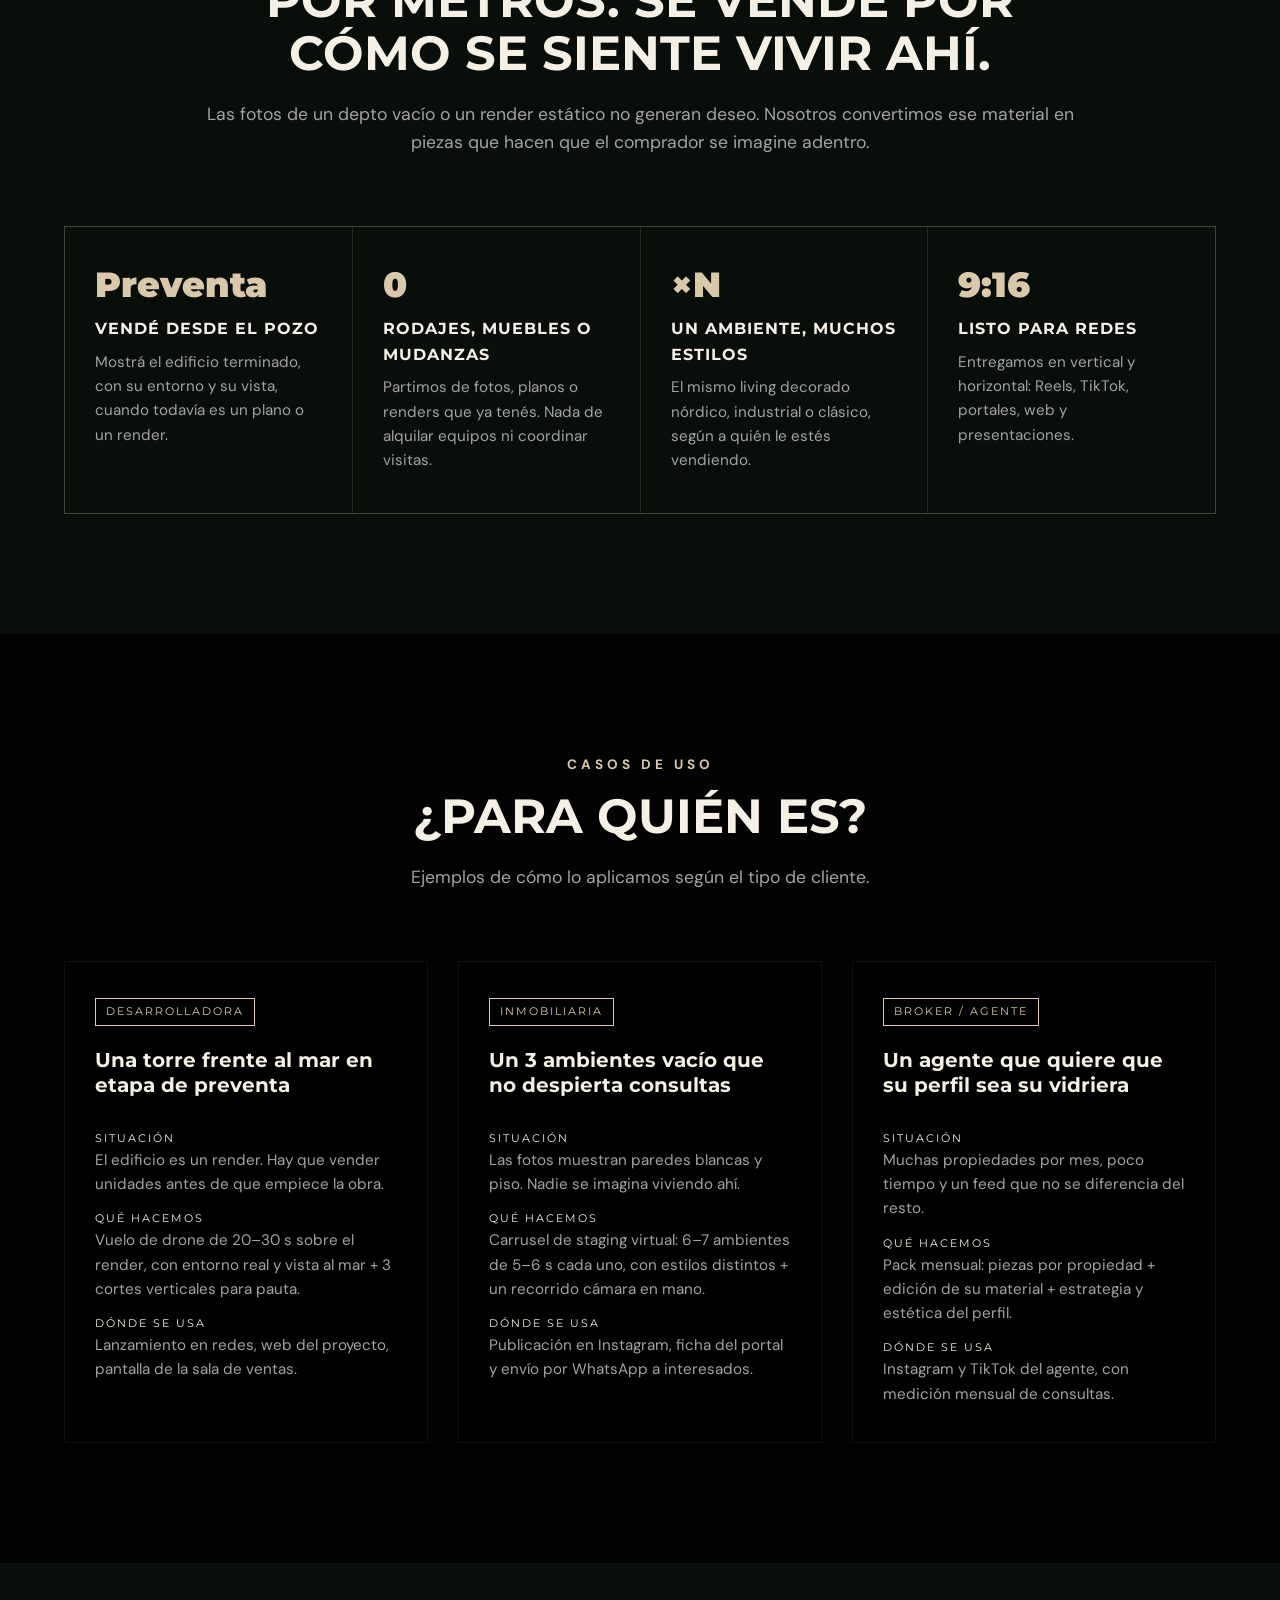
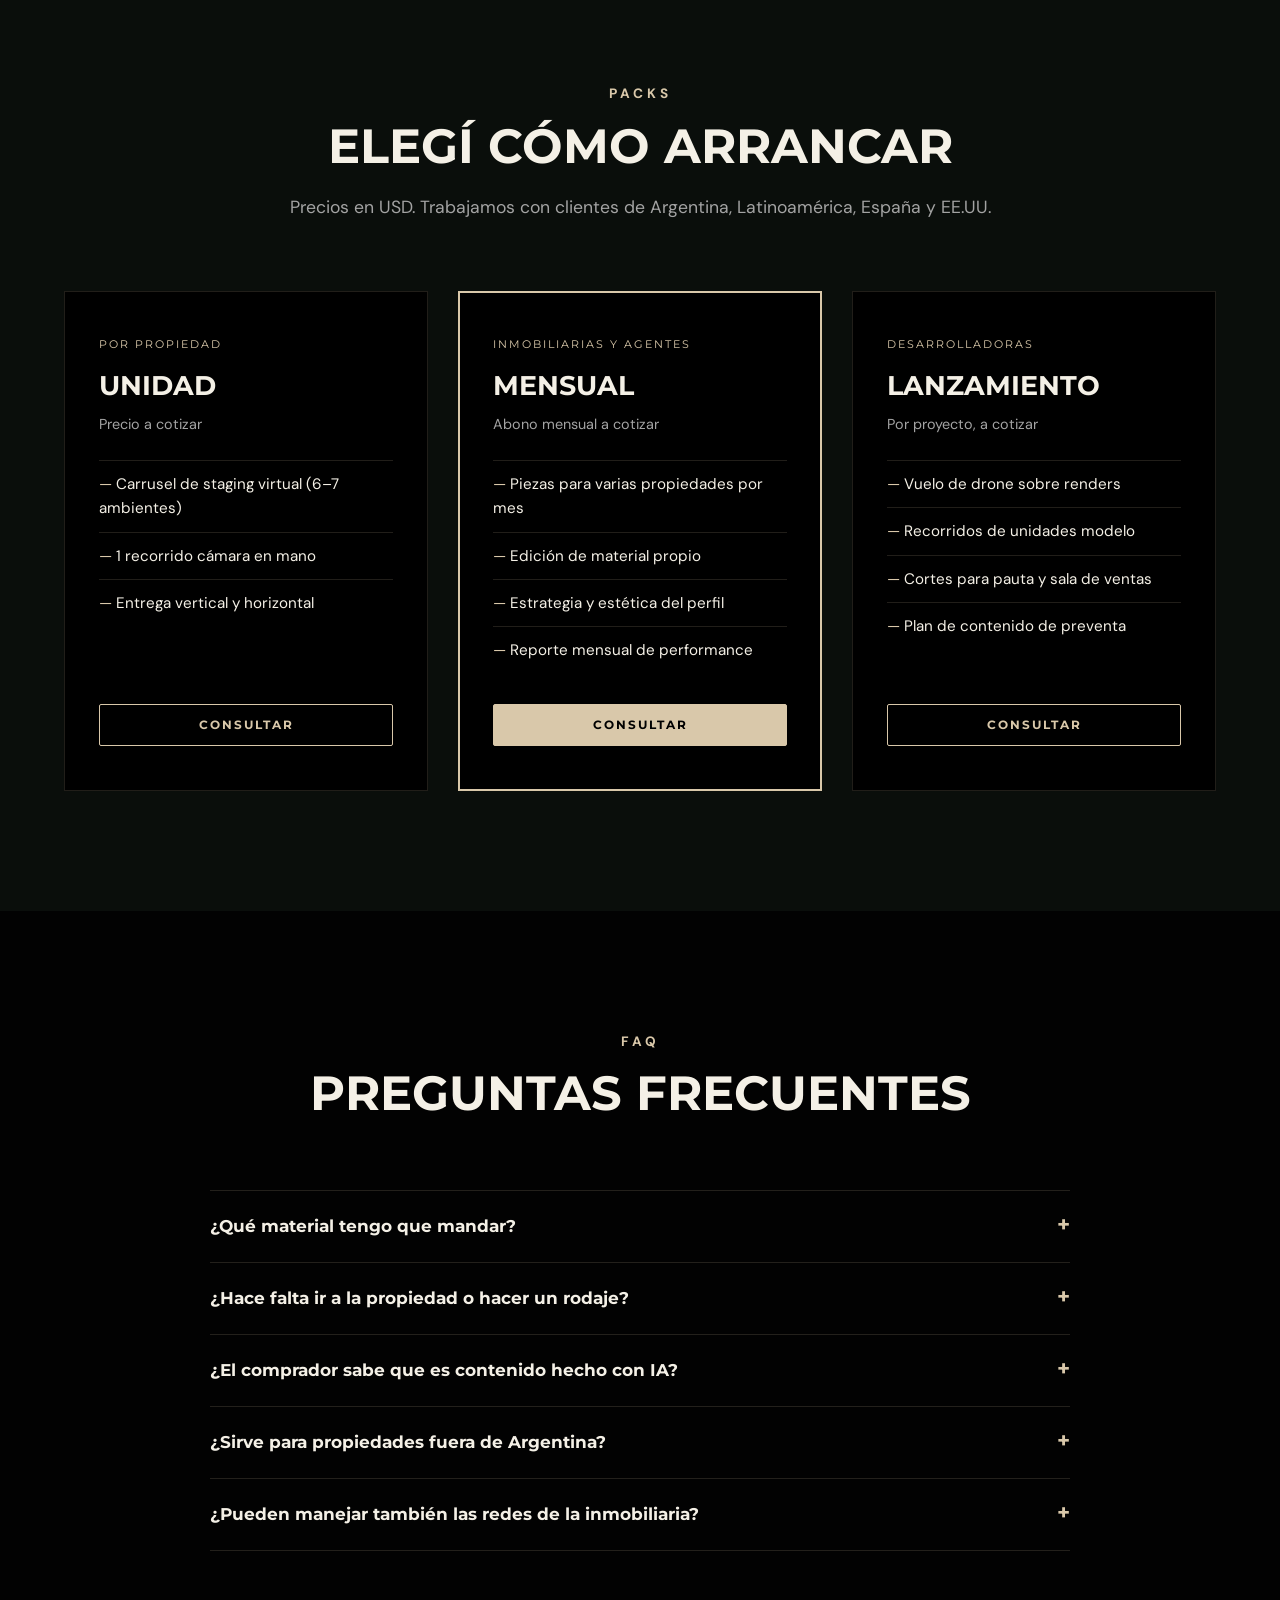
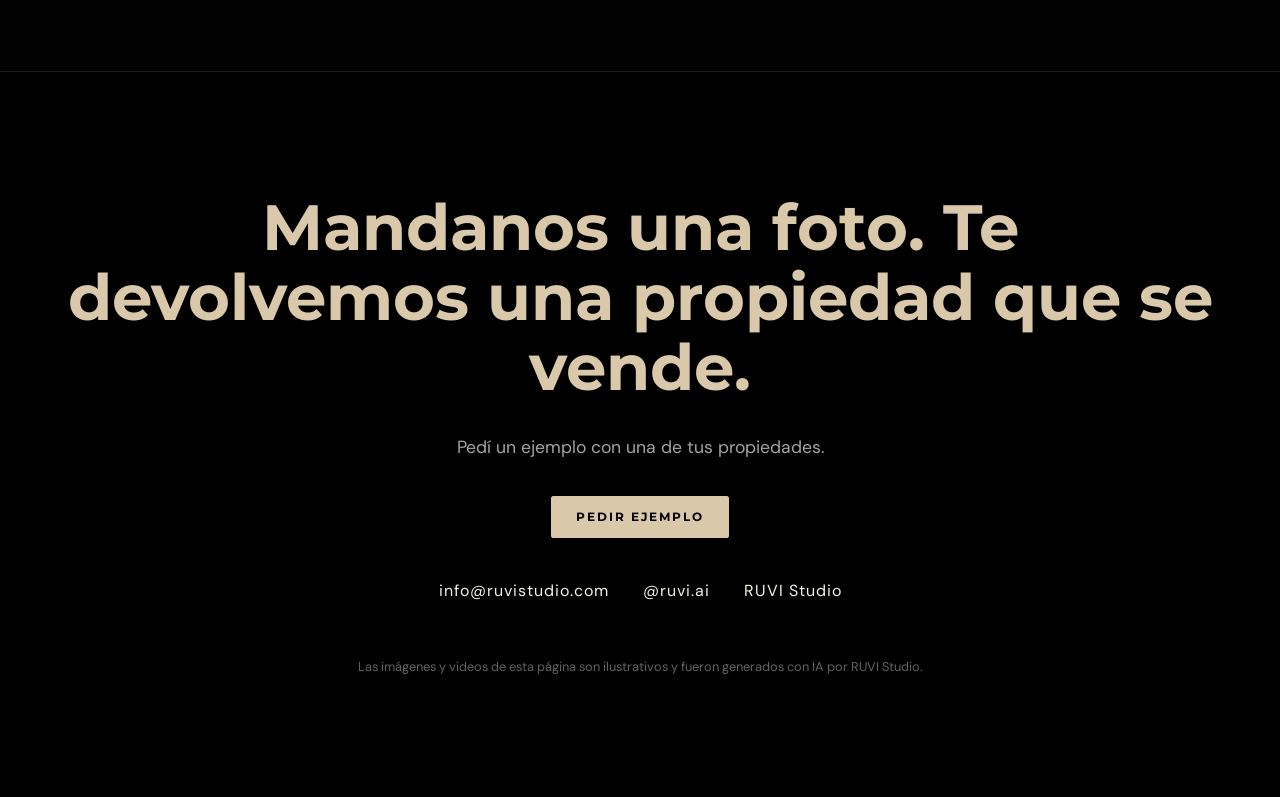
<file: real-estate.html>
<!DOCTYPE html>
<html lang="es">
<head>
    <meta charset="UTF-8">
    <meta name="viewport" content="width=device-width, initial-scale=1.0">
    <title>RUVI Real Estate | Contenido inmobiliario con IA</title>
    <meta name="description" content="Staging virtual, vuelos de drone sobre renders y recorridos cinematográficos con IA para inmobiliarias y desarrolladoras. Vendé antes, sin rodaje.">
    <meta property="og:title" content="RUVI Real Estate | Contenido inmobiliario con IA">
    <meta property="og:description" content="Mostrá edificios que todavía no existen y deptos vacíos como si ya estuvieran habitados.">
    <meta property="og:image" content="videos/re-drone.jpg">

    <link rel="icon" type="image/png" href="logo.png">
    <link rel="preconnect" href="https://fonts.googleapis.com">
    <link rel="preconnect" href="https://fonts.gstatic.com" crossorigin>
    <link href="https://fonts.googleapis.com/css2?family=DM+Sans:wght@400;500&family=Montserrat:wght@700;900&display=swap" rel="stylesheet">
    <link rel="stylesheet" href="styles.css">
</head>
<body>

    <!-- ===== NAV ===== -->
    <nav>
        <a href="index.html"><img src="logo.png" alt="RUVI Studio" class="logo-img"></a>
        <ul class="nav-links">
            <li><a href="index.html"><span class="es">← RUVI Studio</span><span class="en">← RUVI Studio</span></a></li>
            <li><a href="#servicios"><span class="es">Servicios</span><span class="en">Services</span></a></li>
            <li><a href="#ejemplos"><span class="es">Ejemplos</span><span class="en">Examples</span></a></li>
            <li><a href="#packs">Packs</a></li>
            <li><a href="#faq">FAQ</a></li>
        </ul>
        <div class="nav-controls">
            <button id="langBtn" class="lang-btn" onclick="toggleLang()" aria-label="Cambiar idioma / Change language">EN</button>
            <a href="mailto:info@ruvistudio.com?subject=RUVI%20Real%20Estate" class="nav-btn">
                <span class="es">Cotizar</span><span class="en">Get a Quote</span>
            </a>
        </div>
    </nav>

    <!-- ===== HERO con video ===== -->
    <section class="hero">
        <video class="hero-video" data-autoplay muted loop playsinline preload="auto" poster="videos/re-drone.jpg">
            <source src="videos/re-drone.mp4" type="video/mp4">
        </video>
        <div class="hero-overlay"></div>
        <p class="eyebrow">RUVI REAL ESTATE</p>
        <h1 class="hero-title sm">
            <div class="es">VENDÉ LO QUE</div>
            <div class="es outline">TODAVÍA NO EXISTE</div>
            <div class="en">SELL WHAT</div>
            <div class="en outline">DOESN'T EXIST YET</div>
        </h1>
        <p class="hero-desc es">Contenido inmobiliario con IA y acabado cinematográfico: <strong>vuelos de drone sobre renders</strong>, <strong>staging virtual</strong> y <strong>recorridos</strong> de propiedades. Sin rodaje, sin muebles, sin esperar a que termine la obra.</p>
        <p class="hero-desc en">AI real estate content with a cinematic finish: <strong>drone flights over renders</strong>, <strong>virtual staging</strong> and property <strong>walkthroughs</strong>. No shoot, no furniture, no waiting for construction to finish.</p>
        <div class="btn-row">
            <a href="#servicios" class="btn solid"><span class="es">Ver ejemplos en video</span><span class="en">Watch video examples</span></a>
            <a href="mailto:info@ruvistudio.com?subject=RUVI%20Real%20Estate" class="btn"><span class="es">Quiero cotizar</span><span class="en">Get a quote</span></a>
        </div>
    </section>

    <!-- ===== SERVICIOS CON VIDEO ===== -->
    <section class="container-dark" id="servicios">
        <div class="section-header reveal">
            <p class="kicker es">SERVICIOS</p>
            <p class="kicker en">SERVICES</p>
            <h2 class="es">Lo que podemos hacer con tu propiedad</h2>
            <h2 class="en">What we can do with your property</h2>
        </div>

        <!-- 01 STAGING -->
        <div class="showcase reveal">
            <div class="showcase-media">
                <video data-autoplay muted loop playsinline preload="metadata" poster="videos/re-staging.jpg">
                    <source src="videos/re-staging.mp4" type="video/mp4">
                </video>
                <span class="live es">Ejemplo real</span><span class="live en">Real example</span>
            </div>
            <div class="showcase-text">
                <span class="num">01</span>
                <div class="es">
                    <h3>Staging virtual en timelapse</h3>
                    <p>Partimos de la foto de un ambiente vacío y lo amueblamos frente a cámara, como si un equipo lo decorara en segundos. El comprador ve el antes y el después en una sola pieza.</p>
                    <ul>
                        <li>Unos 10 segundos por ambiente</li>
                        <li>Ideal en carrusel: 6–7 ambientes, cada uno con un estilo distinto</li>
                        <li><em>Lo que necesitamos:</em> fotos del depto vacío</li>
                    </ul>
                </div>
                <div class="en">
                    <h3>Virtual staging timelapse</h3>
                    <p>We start from a photo of an empty room and furnish it on camera, as if a crew decorated it in seconds. Buyers see the before and after in one piece.</p>
                    <ul>
                        <li>About 10 seconds per room</li>
                        <li>Great as a carousel: 6–7 rooms, each in a different style</li>
                        <li><em>What we need:</em> photos of the empty unit</li>
                    </ul>
                </div>
            </div>
        </div>

        <!-- 02 DRONE -->
        <div class="showcase reverse reveal">
            <div class="showcase-media">
                <video data-autoplay muted loop playsinline preload="metadata" poster="videos/re-drone.jpg">
                    <source src="videos/re-drone.mp4" type="video/mp4">
                </video>
                <span class="live es">Ejemplo real</span><span class="live en">Real example</span>
            </div>
            <div class="showcase-text">
                <span class="num">02</span>
                <div class="es">
                    <h3>Vuelo de drone sobre renders</h3>
                    <p>Un vuelo cinematográfico alrededor de un edificio que todavía no se construyó: fachada, amenities, entorno y vista, con luz de golden hour.</p>
                    <ul>
                        <li>Pensado para preventas y lanzamientos de emprendimientos</li>
                        <li>Sirve para redes, web del proyecto y sala de ventas</li>
                        <li><em>Lo que necesitamos:</em> renders o imágenes del proyecto y la ubicación</li>
                    </ul>
                </div>
                <div class="en">
                    <h3>Drone flight over renders</h3>
                    <p>A cinematic flight around a building that hasn't been built yet: façade, amenities, surroundings and view, in golden-hour light.</p>
                    <ul>
                        <li>Built for pre-sales and project launches</li>
                        <li>Works for social, project website and sales office</li>
                        <li><em>What we need:</em> project renders or images and the location</li>
                    </ul>
                </div>
            </div>
        </div>

        <!-- 03 RECORRIDO -->
        <div class="showcase reveal">
            <div class="showcase-media">
                <video data-autoplay muted loop playsinline preload="metadata" poster="videos/re-recorrido.jpg">
                    <source src="videos/re-recorrido.mp4" type="video/mp4">
                </video>
                <span class="live es">Ejemplo real</span><span class="live en">Real example</span>
            </div>
            <div class="showcase-text">
                <span class="num">03</span>
                <div class="es">
                    <h3>Recorrido cámara en mano</h3>
                    <p>Un paseo natural por la propiedad, como si el comprador estuviera caminándola: del living al balcón, con cortinas al viento y la vista de fondo.</p>
                    <ul>
                        <li>Para deptos existentes o a construir</li>
                        <li>Formato perfecto para Reels y TikTok</li>
                        <li><em>Lo que necesitamos:</em> fotos de cada ambiente o renders interiores</li>
                    </ul>
                </div>
                <div class="en">
                    <h3>Handheld walkthrough</h3>
                    <p>A natural walk through the property, as if the buyer were there: from the living room to the balcony, curtains in the breeze and the view behind.</p>
                    <ul>
                        <li>For existing or off-plan units</li>
                        <li>Perfect format for Reels and TikTok</li>
                        <li><em>What we need:</em> photos of each room or interior renders</li>
                    </ul>
                </div>
            </div>
        </div>

        <!-- 04 EDICIÓN + REDES -->
        <div class="showcase reverse reveal">
            <div class="showcase-media media-placeholder">
                <div class="big outline">+ REDES</div>
                <small class="es">Edición · Estrategia · Performance</small>
                <small class="en">Editing · Strategy · Performance</small>
            </div>
            <div class="showcase-text">
                <span class="num">04</span>
                <div class="es">
                    <h3>Edición y estrategia de redes</h3>
                    <p>Si ya tenés videos, los editamos con ritmo, sonido y gráficas para que funcionen en redes. Y si querés ir más allá, nos ocupamos de la estrategia completa del perfil de la inmobiliaria.</p>
                    <ul>
                        <li>Edición de material propio (tours, entrevistas, obra)</li>
                        <li>Calendario de publicaciones y formatos</li>
                        <li>Medición de consultas, alcance y retención</li>
                    </ul>
                </div>
                <div class="en">
                    <h3>Editing & social strategy</h3>
                    <p>If you already have footage, we edit it with rhythm, sound and graphics so it works on social. And if you want to go further, we handle the agency profile's full strategy.</p>
                    <ul>
                        <li>Editing your own footage (tours, interviews, construction)</li>
                        <li>Posting calendar and formats</li>
                        <li>Tracking leads, reach and retention</li>
                    </ul>
                </div>
            </div>
        </div>
    </section>

    <!-- ===== EL PLUS ===== -->
    <section class="container">
        <div class="section-header reveal">
            <p class="kicker es">EL PLUS PARA EL MERCADO INMOBILIARIO</p>
            <p class="kicker en">THE EDGE FOR REAL ESTATE</p>
            <h2 class="es">Una propiedad no se vende por metros. Se vende por cómo se siente vivir ahí.</h2>
            <h2 class="en">A property doesn't sell by square meters. It sells by how living there feels.</h2>
            <p class="lead es">Las fotos de un depto vacío o un render estático no generan deseo. Nosotros convertimos ese material en piezas que hacen que el comprador se imagine adentro.</p>
            <p class="lead en">Photos of an empty unit or a static render don't create desire. We turn that material into pieces that make buyers picture themselves inside.</p>
        </div>

        <div class="benefits es reveal">
            <div class="benefit"><div class="big">Preventa</div><h4>Vendé desde el pozo</h4><p>Mostrá el edificio terminado, con su entorno y su vista, cuando todavía es un plano o un render.</p></div>
            <div class="benefit"><div class="big">0</div><h4>Rodajes, muebles o mudanzas</h4><p>Partimos de fotos, planos o renders que ya tenés. Nada de alquilar equipos ni coordinar visitas.</p></div>
            <div class="benefit"><div class="big">×N</div><h4>Un ambiente, muchos estilos</h4><p>El mismo living decorado nórdico, industrial o clásico, según a quién le estés vendiendo.</p></div>
            <div class="benefit"><div class="big">9:16</div><h4>Listo para redes</h4><p>Entregamos en vertical y horizontal: Reels, TikTok, portales, web y presentaciones.</p></div>
        </div>
        <div class="benefits en reveal">
            <div class="benefit"><div class="big">Pre-sale</div><h4>Sell off-plan</h4><p>Show the finished building, its surroundings and its view while it's still a plan or a render.</p></div>
            <div class="benefit"><div class="big">0</div><h4>Shoots, furniture or moves</h4><p>We start from the photos, plans or renders you already have. No gear rental or site visits.</p></div>
            <div class="benefit"><div class="big">×N</div><h4>One room, many styles</h4><p>The same living room styled Nordic, industrial or classic, depending on who you're selling to.</p></div>
            <div class="benefit"><div class="big">9:16</div><h4>Social-ready</h4><p>Delivered vertical and horizontal: Reels, TikTok, listing portals, web and presentations.</p></div>
        </div>
    </section>

    <!-- ===== EJEMPLOS DE USO ===== -->
    <section class="container-dark" id="ejemplos">
        <div class="section-header reveal">
            <p class="kicker es">CASOS DE USO</p>
            <p class="kicker en">USE CASES</p>
            <h2 class="es">¿Para quién es?</h2>
            <h2 class="en">Who is it for?</h2>
            <p class="lead es">Ejemplos de cómo lo aplicamos según el tipo de cliente.</p>
            <p class="lead en">Examples of how we apply it by type of client.</p>
        </div>

        <div class="examples es">
            <article class="example reveal">
                <span class="tag">Desarrolladora</span>
                <h4>Una torre frente al mar en etapa de preventa</h4>
                <dl>
                    <dt>Situación</dt><dd>El edificio es un render. Hay que vender unidades antes de que empiece la obra.</dd>
                    <dt>Qué hacemos</dt><dd>Vuelo de drone de 20–30 s sobre el render, con entorno real y vista al mar + 3 cortes verticales para pauta.</dd>
                    <dt>Dónde se usa</dt><dd>Lanzamiento en redes, web del proyecto, pantalla de la sala de ventas.</dd>
                </dl>
            </article>
            <article class="example reveal">
                <span class="tag">Inmobiliaria</span>
                <h4>Un 3 ambientes vacío que no despierta consultas</h4>
                <dl>
                    <dt>Situación</dt><dd>Las fotos muestran paredes blancas y piso. Nadie se imagina viviendo ahí.</dd>
                    <dt>Qué hacemos</dt><dd>Carrusel de staging virtual: 6–7 ambientes de 5–6 s cada uno, con estilos distintos + un recorrido cámara en mano.</dd>
                    <dt>Dónde se usa</dt><dd>Publicación en Instagram, ficha del portal y envío por WhatsApp a interesados.</dd>
                </dl>
            </article>
            <article class="example reveal">
                <span class="tag">Broker / Agente</span>
                <h4>Un agente que quiere que su perfil sea su vidriera</h4>
                <dl>
                    <dt>Situación</dt><dd>Muchas propiedades por mes, poco tiempo y un feed que no se diferencia del resto.</dd>
                    <dt>Qué hacemos</dt><dd>Pack mensual: piezas por propiedad + edición de su material + estrategia y estética del perfil.</dd>
                    <dt>Dónde se usa</dt><dd>Instagram y TikTok del agente, con medición mensual de consultas.</dd>
                </dl>
            </article>
        </div>

        <div class="examples en">
            <article class="example reveal">
                <span class="tag">Developer</span>
                <h4>An oceanfront tower in pre-sale</h4>
                <dl>
                    <dt>Situation</dt><dd>The building is a render. Units need to sell before construction starts.</dd>
                    <dt>What we do</dt><dd>20–30 s drone flight over the render, with real surroundings and ocean view + 3 vertical cuts for ads.</dd>
                    <dt>Where it's used</dt><dd>Social launch, project website, sales office screen.</dd>
                </dl>
            </article>
            <article class="example reveal">
                <span class="tag">Agency</span>
                <h4>An empty 2-bedroom that gets no inquiries</h4>
                <dl>
                    <dt>Situation</dt><dd>Photos show white walls and floors. Nobody pictures themselves living there.</dd>
                    <dt>What we do</dt><dd>Virtual staging carousel: 6–7 rooms of 5–6 s each, in different styles + a handheld walkthrough.</dd>
                    <dt>Where it's used</dt><dd>Instagram post, listing portal and WhatsApp follow-ups.</dd>
                </dl>
            </article>
            <article class="example reveal">
                <span class="tag">Broker / Agent</span>
                <h4>An agent who wants their profile to be their storefront</h4>
                <dl>
                    <dt>Situation</dt><dd>Many listings a month, little time and a feed that looks like everyone else's.</dd>
                    <dt>What we do</dt><dd>Monthly pack: pieces per listing + editing of their footage + profile strategy and aesthetics.</dd>
                    <dt>Where it's used</dt><dd>The agent's Instagram and TikTok, with monthly lead tracking.</dd>
                </dl>
            </article>
        </div>
    </section>

    <!-- ===== PACKS ===== -->
    <section class="container" id="packs">
        <div class="section-header reveal">
            <p class="kicker">PACKS</p>
            <h2 class="es">Elegí cómo arrancar</h2>
            <h2 class="en">Choose how to start</h2>
            <p class="lead es">Precios en USD. Trabajamos con clientes de Argentina, Latinoamérica, España y EE.UU.</p>
            <p class="lead en">Prices in USD. We work with clients in Argentina, Latin America, Spain and the US.</p>
        </div>

        <div class="packs es">
            <div class="pack reveal">
                <span class="who">Por propiedad</span>
                <h3>Unidad</h3>
                <p class="price">Precio a cotizar</p>
                <ul>
                    <li>Carrusel de staging virtual (6–7 ambientes)</li>
                    <li>1 recorrido cámara en mano</li>
                    <li>Entrega vertical y horizontal</li>
                </ul>
                <a href="mailto:info@ruvistudio.com?subject=Pack%20Unidad%20-%20RUVI%20Real%20Estate" class="btn">Consultar</a>
            </div>
            <div class="pack featured reveal">
                <span class="who">Inmobiliarias y agentes</span>
                <h3>Mensual</h3>
                <p class="price">Abono mensual a cotizar</p>
                <ul>
                    <li>Piezas para varias propiedades por mes</li>
                    <li>Edición de material propio</li>
                    <li>Estrategia y estética del perfil</li>
                    <li>Reporte mensual de performance</li>
                </ul>
                <a href="mailto:info@ruvistudio.com?subject=Pack%20Mensual%20-%20RUVI%20Real%20Estate" class="btn solid">Consultar</a>
            </div>
            <div class="pack reveal">
                <span class="who">Desarrolladoras</span>
                <h3>Lanzamiento</h3>
                <p class="price">Por proyecto, a cotizar</p>
                <ul>
                    <li>Vuelo de drone sobre renders</li>
                    <li>Recorridos de unidades modelo</li>
                    <li>Cortes para pauta y sala de ventas</li>
                    <li>Plan de contenido de preventa</li>
                </ul>
                <a href="mailto:info@ruvistudio.com?subject=Pack%20Lanzamiento%20-%20RUVI%20Real%20Estate" class="btn">Consultar</a>
            </div>
        </div>

        <div class="packs en">
            <div class="pack reveal">
                <span class="who">Per property</span>
                <h3>Unit</h3>
                <p class="price">Price on request</p>
                <ul>
                    <li>Virtual staging carousel (6–7 rooms)</li>
                    <li>1 handheld walkthrough</li>
                    <li>Vertical and horizontal delivery</li>
                </ul>
                <a href="mailto:info@ruvistudio.com?subject=Unit%20Pack%20-%20RUVI%20Real%20Estate" class="btn">Ask</a>
            </div>
            <div class="pack featured reveal">
                <span class="who">Agencies & agents</span>
                <h3>Monthly</h3>
                <p class="price">Monthly retainer on request</p>
                <ul>
                    <li>Pieces for several listings a month</li>
                    <li>Editing of your own footage</li>
                    <li>Profile strategy and aesthetics</li>
                    <li>Monthly performance report</li>
                </ul>
                <a href="mailto:info@ruvistudio.com?subject=Monthly%20Pack%20-%20RUVI%20Real%20Estate" class="btn solid">Ask</a>
            </div>
            <div class="pack reveal">
                <span class="who">Developers</span>
                <h3>Launch</h3>
                <p class="price">Per project, on request</p>
                <ul>
                    <li>Drone flight over renders</li>
                    <li>Model unit walkthroughs</li>
                    <li>Cuts for ads and sales office</li>
                    <li>Pre-sale content plan</li>
                </ul>
                <a href="mailto:info@ruvistudio.com?subject=Launch%20Pack%20-%20RUVI%20Real%20Estate" class="btn">Ask</a>
            </div>
        </div>
    </section>

    <!-- ===== FAQ ===== -->
    <section class="container-dark" id="faq">
        <div class="section-header reveal">
            <p class="kicker">FAQ</p>
            <h2 class="es">Preguntas frecuentes</h2>
            <h2 class="en">Frequently asked questions</h2>
        </div>
        <div class="faq es reveal">
            <details><summary>¿Qué material tengo que mandar?</summary><p>Con fotos de los ambientes (aunque estén vacíos), planos o renders alcanza. Si tenés videos propios, también los usamos.</p></details>
            <details><summary>¿Hace falta ir a la propiedad o hacer un rodaje?</summary><p>No. Todo se produce a partir del material que nos enviás. Por eso es más rápido y más económico que una producción tradicional.</p></details>
            <details><summary>¿El comprador sabe que es contenido hecho con IA?</summary><p>Recomendamos siempre aclararlo con una leyenda tipo “Imágenes ilustrativas generadas con IA”. Mantenemos la arquitectura, las aberturas y las dimensiones fieles a la propiedad real: lo que cambia es la ambientación.</p></details>
            <details><summary>¿Sirve para propiedades fuera de Argentina?</summary><p>Sí. Trabajamos a distancia con inmobiliarias y desarrolladoras de Latinoamérica, España y EE.UU., con precios en USD.</p></details>
            <details><summary>¿Pueden manejar también las redes de la inmobiliaria?</summary><p>Sí. Además de producir, hacemos consultoría y estrategia de redes: calendario, estética del perfil y medición de resultados.</p></details>
        </div>
        <div class="faq en reveal">
            <details><summary>What material do I need to send?</summary><p>Photos of the rooms (even empty ones), floor plans or renders are enough. If you have your own footage, we use it too.</p></details>
            <details><summary>Do you need to visit the property or do a shoot?</summary><p>No. Everything is produced from the material you send. That's why it's faster and more affordable than a traditional production.</p></details>
            <details><summary>Will buyers know it's AI-made content?</summary><p>We always recommend labeling it with a note like “Illustrative images generated with AI”. We keep architecture, openings and dimensions faithful to the real property: only the styling changes.</p></details>
            <details><summary>Does it work for properties outside Argentina?</summary><p>Yes. We work remotely with agencies and developers across Latin America, Spain and the US, with prices in USD.</p></details>
            <details><summary>Can you also run the agency's social media?</summary><p>Yes. Beyond production, we do social media consulting and strategy: calendar, profile aesthetics and results tracking.</p></details>
        </div>
    </section>

    <!-- ===== FOOTER ===== -->
    <footer>
        <h2 class="es">Mandanos una foto. Te devolvemos una propiedad que se vende.</h2>
        <h2 class="en">Send us a photo. We'll send back a property that sells.</h2>
        <p class="es">Pedí un ejemplo con una de tus propiedades.</p>
        <p class="en">Ask for a sample with one of your listings.</p>
        <div class="btn-row" style="margin-bottom:40px">
            <a href="mailto:info@ruvistudio.com?subject=Quiero%20un%20ejemplo%20-%20RUVI%20Real%20Estate" class="btn solid"><span class="es">Pedir ejemplo</span><span class="en">Request a sample</span></a>
        </div>
        <div class="links">
            <a href="mailto:info@ruvistudio.com">info@ruvistudio.com</a>
            <a href="https://instagram.com/ruvi.ai" target="_blank" rel="noopener">@ruvi.ai</a>
            <a href="index.html">RUVI Studio</a>
        </div>
        <p class="legal es">Las imágenes y videos de esta página son ilustrativos y fueron generados con IA por RUVI Studio.</p>
        <p class="legal en">Images and videos on this page are illustrative and were AI-generated by RUVI Studio.</p>
    </footer>

    <script src="script.js"></script>
</body>
</html>
</file>
<file: styles.css>
/* ===== RUVI STUDIO — estilos compartidos (index.html + real-estate.html) ===== */
:root {
    --bg-deep: #020202;
    --bg-section: #0a0e0b;
    --bg-card: #000;
    --text-main: #f4f0e6;
    --text-muted: #a3a3a3;
    --accent-gold: #d9c8aa;
    --accent-green: #142920;
    --line: rgba(217, 200, 170, 0.15);
    --nav-h: 90px;
}

* { margin: 0; padding: 0; box-sizing: border-box; }
html { scroll-behavior: smooth; scroll-padding-top: var(--nav-h); }
body {
    background-color: var(--bg-deep);
    color: var(--text-main);
    font-family: 'DM Sans', sans-serif;
    line-height: 1.6;
    overflow-x: hidden;
    -webkit-font-smoothing: antialiased;
}
img, video { display: block; max-width: 100%; }

/* ===== Idiomas ===== */
[lang="es"] .en { display: none !important; }
[lang="en"] .es { display: none !important; }

/* ===== NAV ===== */
nav {
    position: fixed; top: 0; left: 0; width: 100%; height: var(--nav-h);
    display: flex; justify-content: space-between; align-items: center;
    padding: 0 5%;
    background: rgba(2, 2, 2, 0.85);
    backdrop-filter: blur(15px); -webkit-backdrop-filter: blur(15px);
    z-index: 100;
    border-bottom: 1px solid var(--line);
}
.logo-img { height: 64px; transition: transform 0.3s; }
.logo-img:hover { transform: scale(1.05); }

.nav-links { display: flex; gap: 34px; list-style: none; }
.nav-links a {
    color: var(--text-muted); text-decoration: none;
    font-family: 'Montserrat', sans-serif; font-weight: 700;
    font-size: 0.75rem; letter-spacing: 2px; text-transform: uppercase;
    transition: color 0.3s;
}
.nav-links a:hover, .nav-links a.current { color: var(--accent-gold); }
.nav-links a.highlight { color: var(--text-main); border-bottom: 1px solid var(--accent-gold); padding-bottom: 3px; }

.nav-controls { display: flex; align-items: center; gap: 22px; }
.lang-btn {
    background: transparent; border: none; color: var(--text-muted);
    font-family: 'Montserrat', sans-serif; font-size: 0.9rem; font-weight: 700;
    cursor: pointer; transition: color 0.3s; letter-spacing: 1px;
}
.lang-btn:hover { color: var(--accent-gold); }
.nav-btn, .btn {
    color: var(--accent-gold); text-decoration: none; font-family: 'Montserrat', sans-serif; font-weight: 700;
    font-size: 0.78rem; letter-spacing: 2px; border: 1px solid var(--accent-gold);
    padding: 10px 24px; border-radius: 2px; transition: all 0.3s; text-transform: uppercase;
    display: inline-block;
}
.nav-btn:hover, .btn:hover { background: var(--accent-gold); color: #000; }
.btn.solid { background: var(--accent-gold); color: #000; }
.btn.solid:hover { background: transparent; color: var(--accent-gold); }
.btn-row { display: flex; gap: 16px; flex-wrap: wrap; justify-content: center; margin-top: 35px; }

/* ===== HERO ===== */
.hero {
    min-height: 100vh; min-height: 100svh;
    display: flex; flex-direction: column; justify-content: center; align-items: center;
    text-align: center; padding: calc(var(--nav-h) + 40px) 5% 60px;
    position: relative; overflow: hidden;
}
.hero-bg-img { background: linear-gradient(rgba(2,2,2,0.7), rgba(2,2,2,0.95)), url('Foto%2002.jpg') center/cover no-repeat; }
.hero-video { position: absolute; inset: 0; width: 100%; height: 100%; object-fit: cover; z-index: 0; }
.hero-overlay { position: absolute; inset: 0; background: linear-gradient(rgba(2,2,2,0.55), rgba(2,2,2,0.92)); z-index: 1; }
.hero > *:not(.hero-video):not(.hero-overlay) { position: relative; z-index: 2; }

.eyebrow { color: var(--accent-gold); font-family: 'Montserrat', sans-serif; font-weight: 700; letter-spacing: 4px; font-size: 0.8rem; margin-bottom: 18px; text-transform: uppercase; }
.hero-title {
    font-family: 'Montserrat', sans-serif; font-weight: 900;
    font-size: clamp(2.8rem, 10vw, 7rem); line-height: 0.95; margin-bottom: 28px; letter-spacing: 1px;
}
.hero-title.sm { font-size: clamp(2.4rem, 7.5vw, 5.4rem); }
.outline { color: transparent; -webkit-text-stroke: 1px var(--accent-gold); }
.hero-desc {
    max-width: 780px; font-size: clamp(1.05rem, 2.2vw, 1.3rem); color: var(--text-main);
    text-shadow: 0 2px 8px rgba(0,0,0,0.9);
}
.hero-desc strong { color: var(--accent-gold); font-weight: 500; }

/* ===== SECCIONES ===== */
.container { padding: 120px 5%; background-color: var(--bg-section); }
.container-dark { padding: 120px 5%; background-color: var(--bg-deep); }
.section-header { margin: 0 auto 70px; text-align: center; max-width: 900px; }
.section-header p.kicker { color: var(--accent-gold); font-weight: 700; letter-spacing: 4px; font-size: 0.85rem; margin-bottom: 15px; text-transform: uppercase; }
.section-header h2 { font-family: 'Montserrat', sans-serif; font-size: clamp(2rem, 5vw, 3rem); text-transform: uppercase; line-height: 1.1; }
.section-header .lead { color: var(--text-muted); font-size: 1.1rem; margin-top: 20px; }

/* Visión */
.vision-section { display: grid; grid-template-columns: 1fr 1fr; gap: 80px; align-items: center; }
.vision-img { width: 100%; border-radius: 2px; box-shadow: 0 30px 60px rgba(0,0,0,0.9); border: 1px solid rgba(255,255,255,0.05); }
.vision-text h2 { font-family: 'Montserrat', sans-serif; font-size: clamp(1.9rem, 4vw, 2.8rem); margin-bottom: 30px; line-height: 1.1; }
.vision-text p { font-size: 1.12rem; color: var(--text-muted); margin-bottom: 22px; line-height: 1.7; }
.vision-text p strong { color: var(--text-main); font-weight: 500; }
.vision-bullets { margin-top: 30px; border-left: 2px solid var(--accent-gold); padding-left: 20px; }
.vision-bullets li { list-style: none; font-family: 'Montserrat', sans-serif; font-size: 0.95rem; color: var(--text-main); margin-bottom: 10px; letter-spacing: 1px; }

/* Pilares */
.pillars { display: grid; grid-template-columns: 1fr 1fr; gap: 40px; }
.pillar { border: 1px solid var(--line); padding: 50px 40px; background: var(--bg-card); }
.pillar-num { font-family: 'Montserrat', sans-serif; font-weight: 900; font-size: 3.2rem; line-height: 1; margin-bottom: 18px; }
.pillar h3 { font-family: 'Montserrat', sans-serif; font-size: 1.5rem; text-transform: uppercase; letter-spacing: 1px; margin-bottom: 14px; }
.pillar > p { color: var(--text-muted); margin-bottom: 30px; }
.pillar ul { list-style: none; }
.pillar li { padding: 16px 0; border-top: 1px solid var(--line); }
.pillar li b { display: block; font-family: 'Montserrat', sans-serif; color: var(--accent-gold); font-size: 1rem; margin-bottom: 4px; }
.pillar li span { color: var(--text-muted); font-size: 0.95rem; }

/* Proceso */
.steps { display: grid; grid-template-columns: repeat(4, 1fr); gap: 30px; counter-reset: step; }
.step { border-top: 1px solid rgba(217,200,170,0.35); padding-top: 22px; }
.step::before { counter-increment: step; content: "0" counter(step); font-family: 'Montserrat', sans-serif; font-weight: 900; color: var(--accent-gold); font-size: 0.9rem; letter-spacing: 2px; }
.step h4 { font-family: 'Montserrat', sans-serif; font-size: 1.15rem; margin: 10px 0 8px; text-transform: uppercase; }
.step p { color: var(--text-muted); font-size: 0.95rem; }

/* Ejemplos */
.examples { display: grid; grid-template-columns: repeat(auto-fit, minmax(300px, 1fr)); gap: 30px; }
.example { background: var(--bg-card); border: 1px solid rgba(255,255,255,0.06); padding: 36px 30px; display: flex; flex-direction: column; transition: border-color 0.4s; }
.example:hover { border-color: var(--accent-gold); }
.example .tag { align-self: flex-start; color: var(--accent-gold); border: 1px solid var(--accent-gold); font-family: 'Montserrat', sans-serif; font-size: 0.68rem; letter-spacing: 2px; text-transform: uppercase; padding: 4px 10px; margin-bottom: 22px; }
.example h4 { font-family: 'Montserrat', sans-serif; font-size: 1.25rem; margin-bottom: 18px; line-height: 1.25; }
.example dl { flex-grow: 1; }
.example dt { font-family: 'Montserrat', sans-serif; font-size: 0.7rem; letter-spacing: 2px; text-transform: uppercase; color: var(--text-main); margin-top: 14px; }
.example dd { color: var(--text-muted); font-size: 0.95rem; }
.example .ref { margin-top: 24px; font-size: 0.85rem; color: var(--text-muted); }
.example .ref a { color: var(--accent-gold); text-decoration: none; border-bottom: 1px solid var(--accent-gold); }
.note { text-align: center; color: var(--text-muted); font-size: 0.85rem; margin-top: 40px; font-style: italic; }

/* Banda Real Estate (home) */
.re-band { position: relative; min-height: 80vh; display: flex; align-items: center; padding: 100px 5%; overflow: hidden; }
.re-band video { position: absolute; inset: 0; width: 100%; height: 100%; object-fit: cover; z-index: 0; }
.re-band::after { content: ""; position: absolute; inset: 0; background: linear-gradient(90deg, rgba(2,2,2,0.95) 0%, rgba(2,2,2,0.75) 45%, rgba(2,2,2,0.2) 100%); z-index: 1; }
.re-band-content { position: relative; z-index: 2; max-width: 620px; }
.re-band-content h2 { font-family: 'Montserrat', sans-serif; font-size: clamp(2rem, 5vw, 3.4rem); line-height: 1.05; margin-bottom: 22px; text-transform: uppercase; }
.re-band-content p { color: var(--text-main); opacity: 0.85; font-size: 1.1rem; margin-bottom: 30px; }
.re-band-content .btn-row { justify-content: flex-start; }

/* Cards / sliders (casos) */
.grid { display: grid; grid-template-columns: repeat(auto-fit, minmax(340px, 1fr)); gap: 50px; }
.card { background: var(--bg-card); border: 1px solid rgba(255, 255, 255, 0.05); transition: all 0.5s ease; display: flex; flex-direction: column; }
.card:hover { border-color: var(--accent-gold); transform: translateY(-8px); box-shadow: 0 20px 40px rgba(0,0,0,0.6); }
.slider-container { width: 100%; height: 380px; overflow: hidden; position: relative; }
.card-tag { position: absolute; top: 20px; left: 20px; background: rgba(0,0,0,0.8); color: var(--accent-gold); padding: 5px 12px; font-family: 'Montserrat', sans-serif; font-size: 0.7rem; letter-spacing: 2px; text-transform: uppercase; z-index: 10; border: 1px solid var(--accent-gold); }
.slider-wrapper { width: 100%; height: 100%; position: relative; }
.slide { width: 100%; height: 100%; object-fit: cover; position: absolute; top: 0; left: 0; opacity: 0; transition: opacity 0.5s ease, transform 0.8s ease; }
.slide.active { opacity: 0.85; z-index: 2; }
.card:hover .slide.active { opacity: 1; transform: scale(1.04); }
.slider-btn { position: absolute; top: 50%; transform: translateY(-50%); background: rgba(0,0,0,0.4); color: var(--accent-gold); border: 1px solid rgba(217, 200, 170, 0.2); width: 40px; height: 40px; border-radius: 50%; cursor: pointer; z-index: 10; display: flex; justify-content: center; align-items: center; transition: all 0.3s; opacity: 0; }
.card:hover .slider-btn { opacity: 1; }
.slider-btn:hover { background: var(--accent-gold); color: #000; }
.slider-btn.prev { left: 10px; }
.slider-btn.next { right: 10px; }
.card-body { padding: 40px 30px; display: flex; flex-direction: column; flex-grow: 1; z-index: 5; position: relative; }
.card-title { font-family: 'Montserrat', sans-serif; font-size: 1.6rem; margin-bottom: 15px; letter-spacing: 1px; text-transform: uppercase; }
.card-text { font-size: 0.95rem; color: var(--text-muted); margin-bottom: 30px; flex-grow: 1; }
.card-text p + p { margin-top: 14px; }
.card-text strong { color: var(--text-main); }
.watch-btn { align-self: flex-start; color: var(--text-main); text-decoration: none; font-family: 'Montserrat', sans-serif; font-size: 0.85rem; letter-spacing: 2px; border-bottom: 1px solid var(--accent-gold); padding-bottom: 5px; text-transform: uppercase; transition: color 0.3s; }
.watch-btn:hover { color: var(--accent-gold); }

/* ===== REAL ESTATE: servicios con video ===== */
.showcase { display: grid; grid-template-columns: 1.3fr 1fr; gap: 60px; align-items: center; margin-bottom: 110px; }
.showcase:last-child { margin-bottom: 0; }
.showcase.reverse .showcase-media { order: 2; }
.showcase-media { position: relative; border: 1px solid var(--line); background: #000; aspect-ratio: 16 / 9; overflow: hidden; }
.showcase-media video { width: 100%; height: 100%; object-fit: cover; }
.showcase-media .live { position: absolute; top: 16px; left: 16px; background: rgba(0,0,0,0.75); color: var(--accent-gold); border: 1px solid var(--accent-gold); font-family: 'Montserrat', sans-serif; font-size: 0.65rem; letter-spacing: 2px; padding: 4px 10px; text-transform: uppercase; }
.showcase-text .num { font-family: 'Montserrat', sans-serif; font-weight: 900; color: var(--accent-gold); letter-spacing: 3px; font-size: 0.85rem; }
.showcase-text h3 { font-family: 'Montserrat', sans-serif; font-size: clamp(1.6rem, 3.2vw, 2.2rem); line-height: 1.1; margin: 12px 0 18px; text-transform: uppercase; }
.showcase-text > p { color: var(--text-muted); font-size: 1.05rem; margin-bottom: 22px; }
.showcase-text ul { list-style: none; border-left: 2px solid var(--accent-gold); padding-left: 18px; }
.showcase-text li { color: var(--text-main); font-size: 0.95rem; margin-bottom: 8px; }
.showcase-text li em { color: var(--text-muted); font-style: normal; }

/* Placeholder para servicio sin video */
.media-placeholder { display: flex; flex-direction: column; justify-content: center; align-items: center; text-align: center; gap: 14px; padding: 30px; background: radial-gradient(circle at 30% 30%, var(--accent-green), #000 70%); }
.media-placeholder .big { font-family: 'Montserrat', sans-serif; font-weight: 900; font-size: clamp(2rem, 5vw, 3.4rem); line-height: 1; }
.media-placeholder small { color: var(--text-muted); letter-spacing: 2px; text-transform: uppercase; font-size: 0.72rem; }

/* Beneficios */
.benefits { display: grid; grid-template-columns: repeat(auto-fit, minmax(250px, 1fr)); gap: 1px; background: var(--line); border: 1px solid var(--line); }
.benefit { background: var(--bg-section); padding: 40px 30px; }
.benefit .big { font-family: 'Montserrat', sans-serif; font-weight: 900; font-size: 2.2rem; color: var(--accent-gold); line-height: 1; margin-bottom: 14px; }
.benefit h4 { font-family: 'Montserrat', sans-serif; text-transform: uppercase; font-size: 1rem; letter-spacing: 1px; margin-bottom: 8px; }
.benefit p { color: var(--text-muted); font-size: 0.95rem; }

/* Packs */
.packs { display: grid; grid-template-columns: repeat(3, 1fr); gap: 30px; align-items: stretch; }
.pack { border: 1px solid var(--line); background: var(--bg-card); padding: 44px 34px; display: flex; flex-direction: column; }
.pack.featured { border-color: var(--accent-gold); box-shadow: 0 0 0 1px var(--accent-gold) inset; }
.pack .who { color: var(--accent-gold); font-family: 'Montserrat', sans-serif; font-size: 0.7rem; letter-spacing: 2px; text-transform: uppercase; }
.pack h3 { font-family: 'Montserrat', sans-serif; font-size: 1.7rem; text-transform: uppercase; margin: 10px 0 6px; }
.pack .price { color: var(--text-muted); font-size: 0.9rem; margin-bottom: 24px; }
.pack ul { list-style: none; flex-grow: 1; margin-bottom: 30px; }
.pack li { padding: 11px 0; border-top: 1px solid var(--line); font-size: 0.95rem; }
.pack li::before { content: "— "; color: var(--accent-gold); }
.pack .btn { text-align: center; }

/* FAQ */
.faq { max-width: 860px; margin: 0 auto; }
.faq details { border-top: 1px solid var(--line); padding: 22px 0; }
.faq details:last-child { border-bottom: 1px solid var(--line); }
.faq summary { cursor: pointer; font-family: 'Montserrat', sans-serif; font-weight: 700; font-size: 1.05rem; list-style: none; display: flex; justify-content: space-between; gap: 20px; }
.faq summary::-webkit-details-marker { display: none; }
.faq summary::after { content: "+"; color: var(--accent-gold); font-size: 1.4rem; line-height: 1; }
.faq details[open] summary::after { content: "–"; }
.faq details p { color: var(--text-muted); margin-top: 12px; }

/* ===== FOOTER ===== */
footer { text-align: center; padding: 120px 5%; background: #000; border-top: 1px solid var(--line); }
footer h2 { font-family: 'Montserrat', sans-serif; font-size: clamp(2rem, 5vw, 4rem); margin-bottom: 30px; color: var(--accent-gold); line-height: 1.1; }
footer p { color: var(--text-muted); margin-bottom: 30px; font-size: 1.1rem; }
footer .links a { color: var(--text-main); text-decoration: none; margin: 0 15px; letter-spacing: 1px; font-size: 1rem; border-bottom: 1px solid transparent; padding-bottom: 2px; transition: border-color 0.3s; display: inline-block; margin-bottom: 10px; }
footer .links a:hover { border-color: var(--accent-gold); }
footer .legal { font-size: 0.8rem; margin: 40px 0 0; opacity: 0.6; }

/* Aparición suave al scrollear */
.reveal { opacity: 0; transform: translateY(24px); transition: opacity 0.8s ease, transform 0.8s ease; }
.reveal.in { opacity: 1; transform: none; }
@media (prefers-reduced-motion: reduce) { .reveal { opacity: 1; transform: none; transition: none; } html { scroll-behavior: auto; } }

/* ===== RESPONSIVE ===== */
@media (max-width: 1100px) {
    .nav-links { display: none; }
    .steps { grid-template-columns: 1fr 1fr; }
    .packs { grid-template-columns: 1fr; max-width: 560px; margin: 0 auto; }
}
@media (max-width: 900px) {
    :root { --nav-h: 76px; }
    .logo-img { height: 52px; }
    .container, .container-dark { padding: 80px 16px; }
    .vision-section, .pillars, .showcase { grid-template-columns: 1fr; gap: 36px; }
    .showcase.reverse .showcase-media { order: 0; }
    .showcase { margin-bottom: 80px; }
    .pillar { padding: 36px 24px; }
    .nav-btn { padding: 8px 14px; font-size: 0.68rem; letter-spacing: 1px; }
    .nav-controls { gap: 14px; }
    .slider-btn { opacity: 1; background: rgba(0,0,0,0.6); }
    .grid { grid-template-columns: 1fr; }
    .re-band { padding: 80px 16px; }
    .re-band::after { background: linear-gradient(rgba(2,2,2,0.6), rgba(2,2,2,0.92)); }
    nav { padding: 0 16px; }
}
@media (max-width: 560px) {
    .steps { grid-template-columns: 1fr; }
    .slider-container { height: 300px; }
    .examples { grid-template-columns: 1fr; }
}

/* ===== Tarjetas con video + reproductor ===== */
.video-card { cursor: pointer; }
.card-video { width: 100%; height: 100%; object-fit: cover; opacity: 0.85; transition: opacity 0.5s ease, transform 0.8s ease; }
.card:hover .card-video { opacity: 1; transform: scale(1.04); }
.play-icon { position: absolute; top: 50%; left: 50%; transform: translate(-50%, -50%); width: 64px; height: 64px; border-radius: 50%; border: 1px solid var(--accent-gold); background: rgba(0,0,0,0.5); color: var(--accent-gold); display: flex; justify-content: center; align-items: center; padding-left: 4px; font-size: 1.3rem; z-index: 5; transition: all 0.3s; }
.video-card:hover .play-icon { background: var(--accent-gold); color: #000; }
button.watch-btn { background: none; border-top: 0; border-left: 0; border-right: 0; cursor: pointer; }
.video-modal { position: fixed; inset: 0; background: rgba(0,0,0,0.92); display: none; justify-content: center; align-items: center; z-index: 1000; padding: 60px 16px 24px; }
.video-modal.open { display: flex; }
.video-modal video { max-width: min(1200px, 100%); max-height: 100%; width: auto; height: auto; background: #000; }
.video-modal-close { position: absolute; top: 14px; right: 20px; background: none; border: 0; color: var(--accent-gold); font-size: 2.4rem; line-height: 1; cursor: pointer; }
.yt-frame { display: none; width: min(1200px, 100%); aspect-ratio: 16 / 9; max-height: 100%; }
.yt-frame iframe { width: 100%; height: 100%; border: 0; }

/* ===== HERO dividido: texto a la izquierda, foto a la derecha ===== */
.hero-split {
    flex-direction: row; align-items: stretch; text-align: left; gap: 0;
    padding: var(--nav-h) 0 0; min-height: 88vh; min-height: 88svh;
}
.hero-split .hero-text { flex: 1 1 50%; display: flex; flex-direction: column; justify-content: center; padding: 60px 4% 60px 5%; }
.hero-split .hero-title { font-size: clamp(2.6rem, 6.2vw, 5.6rem); }
.hero-split .hero-desc { max-width: 560px; font-size: clamp(1rem, 1.5vw, 1.15rem); }
.hero-split .btn-row { justify-content: flex-start; }
.hero-photo { flex: 1 1 50%; position: relative; overflow: hidden; }
.hero-photo img { position: absolute; inset: 0; width: 100%; height: 100%; object-fit: cover; object-position: 50% 30%; }
.hero-photo::before { content: ""; position: absolute; inset: 0; z-index: 1; pointer-events: none;
    background: linear-gradient(90deg, var(--bg-deep) 0%, rgba(2,2,2,0) 22%), linear-gradient(0deg, rgba(2,2,2,0.5) 0%, rgba(2,2,2,0) 30%); }

@media (max-width: 900px) {
    .hero-split { flex-direction: column-reverse; min-height: auto; }
    .hero-photo { flex: none; height: 46vh; min-height: 280px; }
    .hero-photo img { object-position: 50% 25%; }
    .hero-photo::before { background: linear-gradient(0deg, var(--bg-deep) 0%, rgba(2,2,2,0) 35%); }
    .hero-split .hero-text { padding: 10px 16px 50px; text-align: center; align-items: center; }
    .hero-split .btn-row { justify-content: center; }
}
</file>
